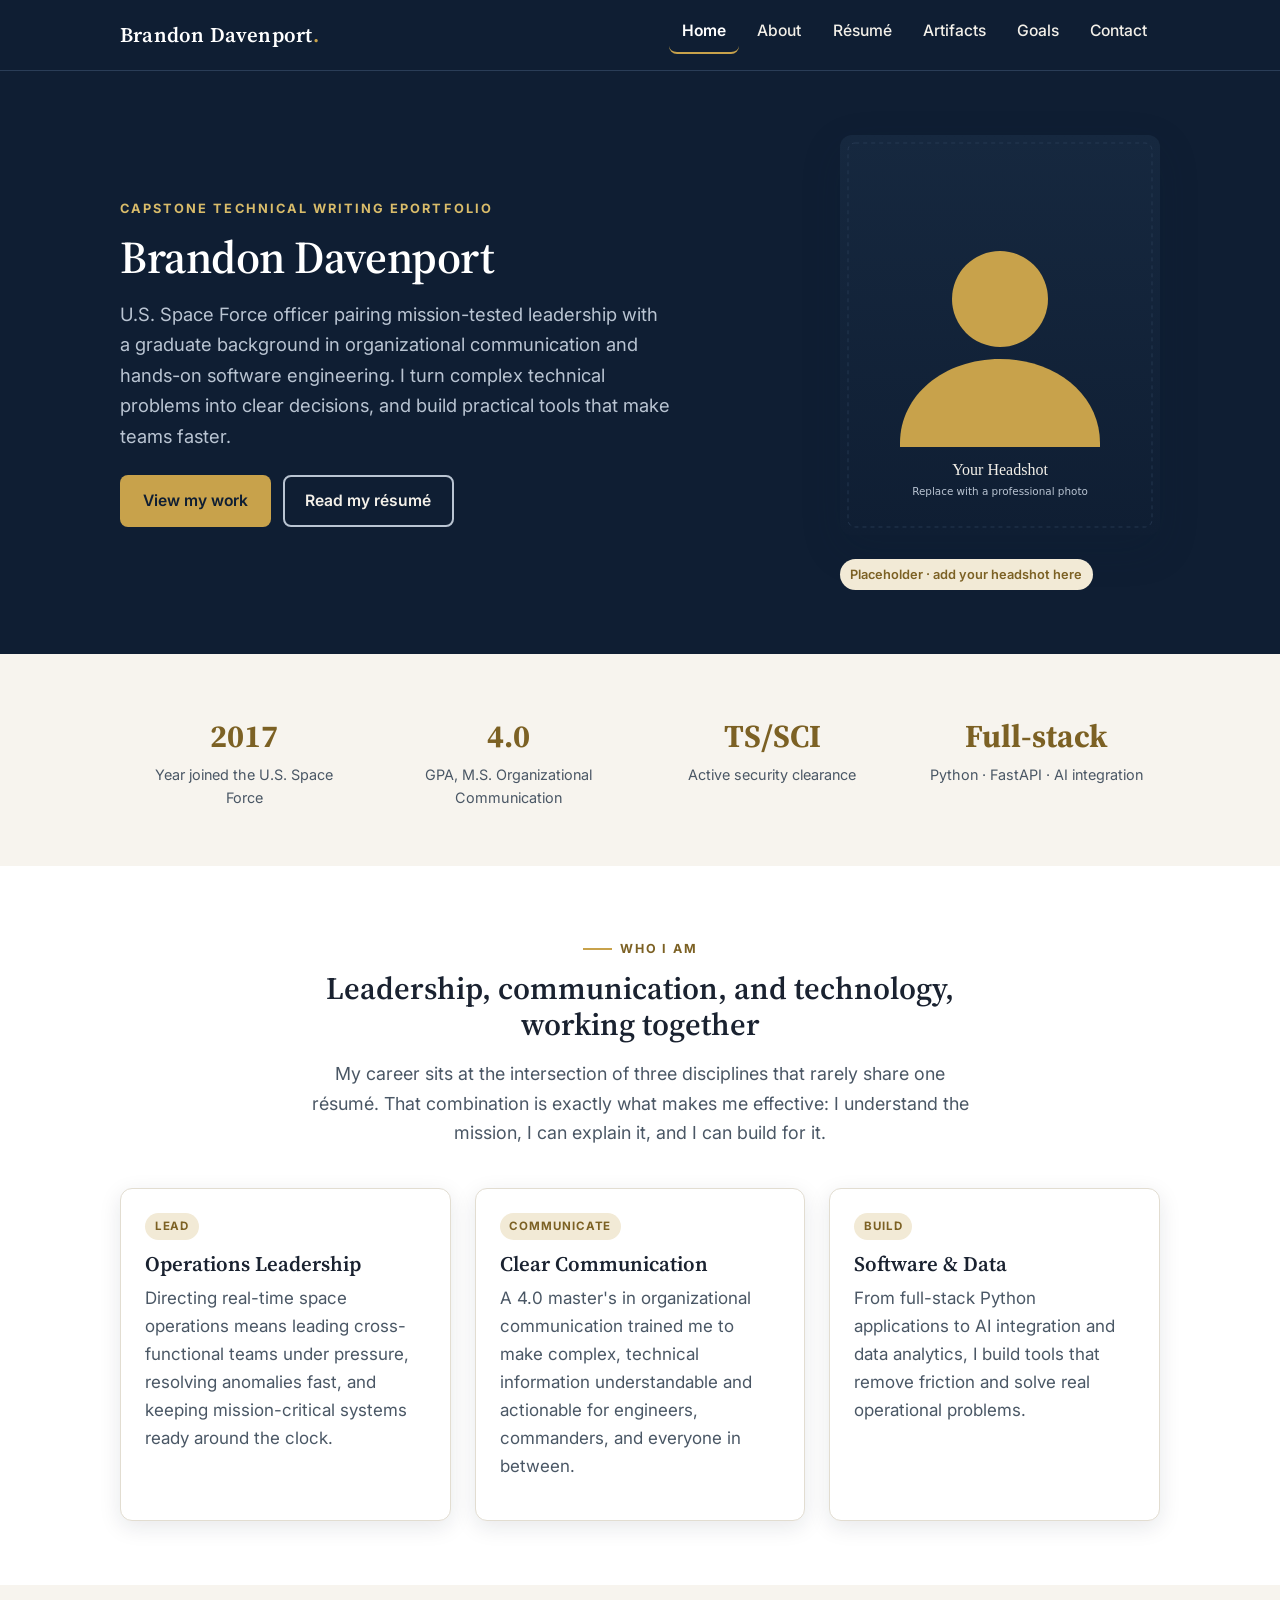
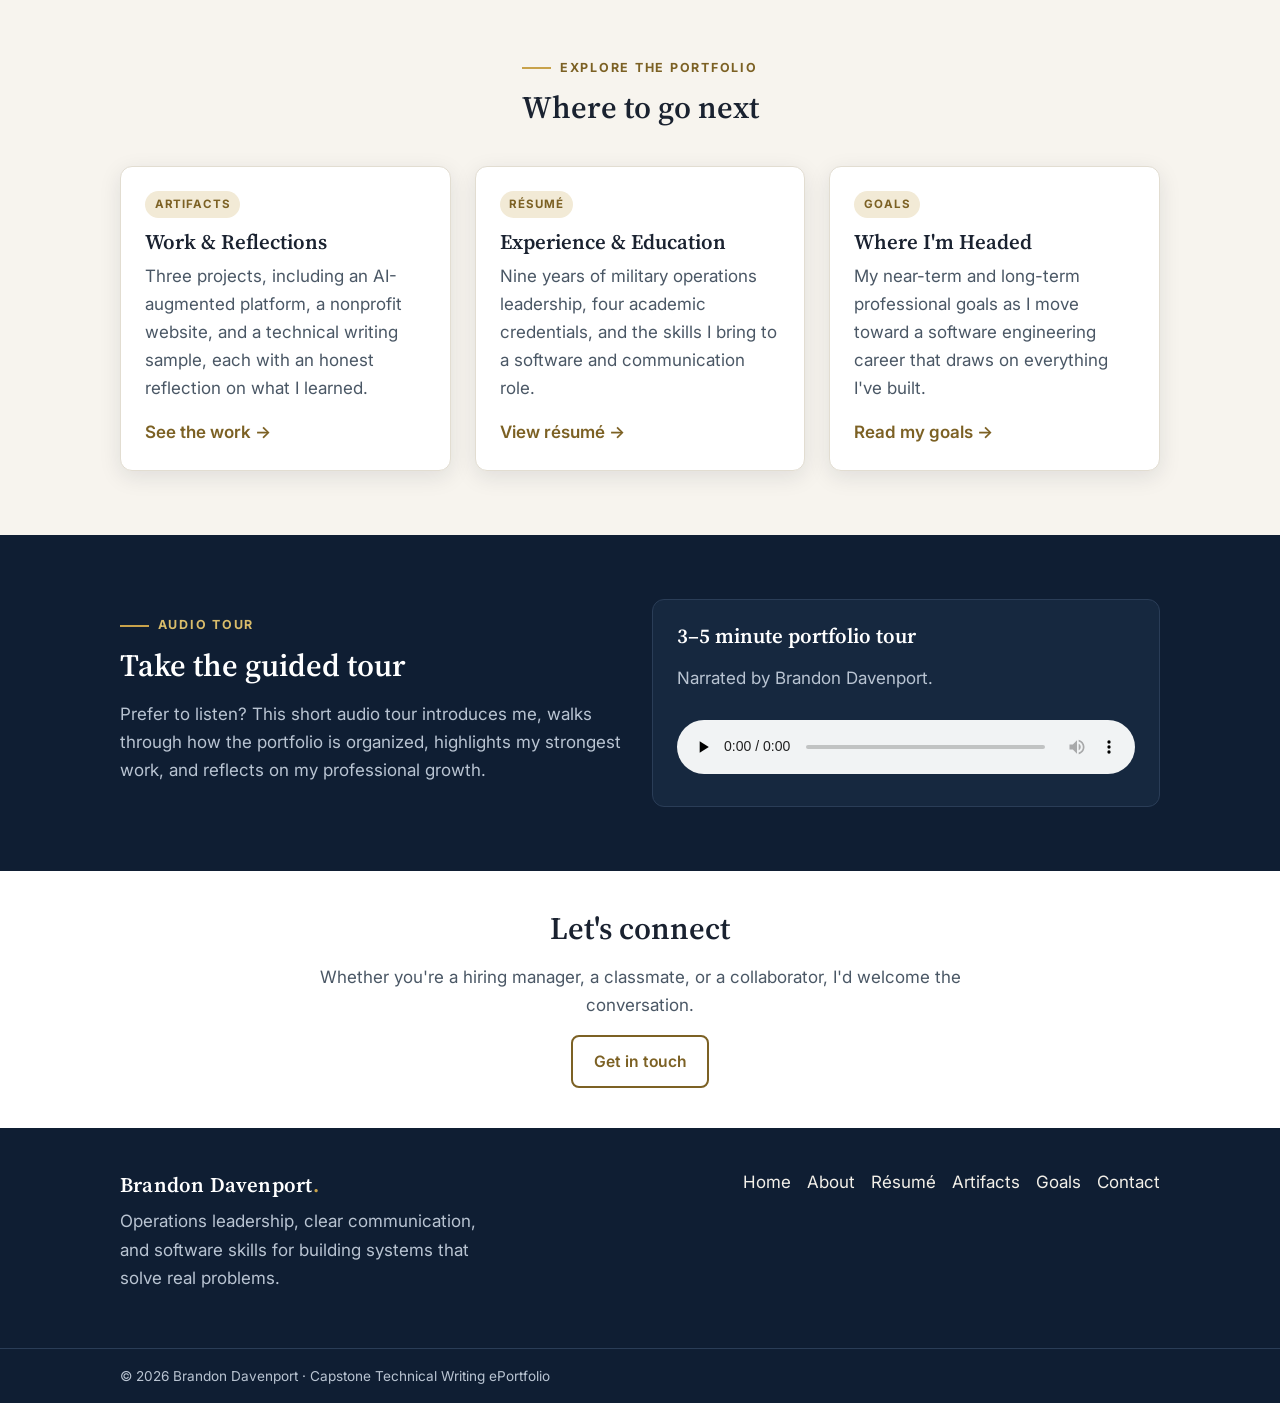
<file: index.html>
<!doctype html>
<html lang="en">
  <head>
    <meta charset="UTF-8" />
    <meta name="viewport" content="width=device-width, initial-scale=1.0" />
    <title>Home | Brandon Davenport ePortfolio</title>
    <meta
      name="description"
      content="The professional ePortfolio of Brandon Davenport, a U.S. Space Force officer, organizational communicator, and software builder. Leadership, clear communication, and technology."
    />
    <link rel="icon" type="image/svg+xml" href="assets/favicon.svg" />
    <link rel="preconnect" href="https://fonts.googleapis.com" />
    <link rel="preconnect" href="https://fonts.gstatic.com" crossorigin />
    <link
      href="https://fonts.googleapis.com/css2?family=Inter:wght@400;500;600;700&family=Source+Serif+4:opsz,wght@8..60,400;8..60,600;8..60,700&display=swap"
      rel="stylesheet"
    />
    <link rel="stylesheet" href="css/styles.css" />
  </head>
  <body>
    <a class="skip-link" href="#main">Skip to content</a>

    <!-- ===== Header / navigation (identical on every page) ===== -->
    <header class="site-header">
      <div class="container header-inner">
        <a href="index.html" class="brand" aria-label="Brandon Davenport home page">
          <span class="brand-name">Brandon Davenport<span class="brand-mark">.</span></span>
        </a>
        <nav class="main-nav" aria-label="Primary">
          <button
            class="nav-toggle"
            id="navToggle"
            aria-expanded="false"
            aria-controls="navMenu"
            aria-label="Open menu"
          >
            <span></span>
          </button>
          <ul class="nav-menu" id="navMenu">
            <li><a href="index.html" aria-current="page">Home</a></li>
            <li><a href="about.html">About</a></li>
            <li><a href="resume.html">Résumé</a></li>
            <li><a href="artifacts.html">Artifacts</a></li>
            <li><a href="goals.html">Goals</a></li>
            <li><a href="contact.html">Contact</a></li>
          </ul>
        </nav>
      </div>
    </header>

    <main id="main">
      <!-- ===== Hero ===== -->
      <section class="hero">
        <div class="container hero-inner">
          <div class="hero-copy">
            <p class="eyebrow">Capstone Technical Writing ePortfolio</p>
            <h1>Brandon Davenport</h1>
            <p class="lead">
              U.S. Space Force officer pairing mission-tested leadership with a
              graduate background in organizational communication and hands-on
              software engineering. I turn complex technical problems into clear
              decisions, and build practical tools that make teams faster.
            </p>
            <div class="hero-actions btn-actions">
              <a href="artifacts.html" class="btn btn-primary">View my work</a>
              <a href="resume.html" class="btn btn-ghost">Read my résumé</a>
            </div>
          </div>
          <figure class="hero-photo">
            <img
              src="assets/placeholder-headshot.svg"
              alt="Professional headshot of Brandon Davenport (placeholder graphic to be replaced with a real photo)"
              width="800"
              height="1000"
            />
            <figcaption>
              <span class="swap-note">Placeholder · add your headshot here</span>
            </figcaption>
          </figure>
        </div>
      </section>

      <!-- ===== Quick facts / stats ===== -->
      <section class="section section--light section--tight">
        <div class="container">
          <div class="stats">
            <div class="stat">
              <div class="num">2017</div>
              <div class="label">Year joined the U.S. Space Force</div>
            </div>
            <div class="stat">
              <div class="num">4.0</div>
              <div class="label">GPA, M.S. Organizational Communication</div>
            </div>
            <div class="stat">
              <div class="num">TS/SCI</div>
              <div class="label">Active security clearance</div>
            </div>
            <div class="stat">
              <div class="num">Full-stack</div>
              <div class="label">Python · FastAPI · AI integration</div>
            </div>
          </div>
        </div>
      </section>

      <!-- ===== Positioning / brand statement ===== -->
      <section class="section section--white">
        <div class="container">
          <div class="section-head center">
            <span class="kicker">Who I Am</span>
            <h2>Leadership, communication, and technology, working together</h2>
            <p class="lead text-muted">
              My career sits at the intersection of three disciplines that rarely
              share one résumé. That combination is exactly what makes me
              effective: I understand the mission, I can explain it, and I can
              build for it.
            </p>
          </div>

          <div class="grid grid-3">
            <article class="card">
              <span class="card-tag">Lead</span>
              <h3>Operations Leadership</h3>
              <p>
                Directing real-time space operations means leading
                cross-functional teams under pressure, resolving anomalies fast,
                and keeping mission-critical systems ready around the clock.
              </p>
            </article>
            <article class="card">
              <span class="card-tag">Communicate</span>
              <h3>Clear Communication</h3>
              <p>
                A 4.0 master's in organizational communication trained me to make
                complex, technical information understandable and actionable for
                engineers, commanders, and everyone in between.
              </p>
            </article>
            <article class="card">
              <span class="card-tag">Build</span>
              <h3>Software &amp; Data</h3>
              <p>
                From full-stack Python applications to AI integration and data
                analytics, I build tools that remove friction and solve real
                operational problems.
              </p>
            </article>
          </div>
        </div>
      </section>

      <!-- ===== Explore cards ===== -->
      <section class="section section--light">
        <div class="container">
          <div class="section-head center">
            <span class="kicker">Explore the Portfolio</span>
            <h2>Where to go next</h2>
          </div>
          <div class="grid grid-3">
            <a class="card" href="artifacts.html">
              <span class="card-tag">Artifacts</span>
              <h3>Work &amp; Reflections</h3>
              <p>
                Three projects, including an AI-augmented platform, a nonprofit
                website, and a technical writing sample, each with an honest
                reflection on what I learned.
              </p>
              <span class="card-link">See the work &rarr;</span>
            </a>
            <a class="card" href="resume.html">
              <span class="card-tag">Résumé</span>
              <h3>Experience &amp; Education</h3>
              <p>
                Nine years of military operations leadership, four academic
                credentials, and the skills I bring to a software and
                communication role.
              </p>
              <span class="card-link">View résumé &rarr;</span>
            </a>
            <a class="card" href="goals.html">
              <span class="card-tag">Goals</span>
              <h3>Where I'm Headed</h3>
              <p>
                My near-term and long-term professional goals as I move toward a
                software engineering career that draws on everything I've built.
              </p>
              <span class="card-link">Read my goals &rarr;</span>
            </a>
          </div>
        </div>
      </section>

      <!-- ===== Audio tour ===== -->
      <section class="section section--dark">
        <div class="container">
          <div class="media media-2">
            <div>
              <span class="kicker">Audio Tour</span>
              <h2>Take the guided tour</h2>
              <p>
                Prefer to listen? This short audio tour introduces me, walks
                through how the portfolio is organized, highlights my strongest
                work, and reflects on my professional growth.
              </p>

            </div>
            <div class="audio-card">
              <h3>3–5 minute portfolio tour</h3>
              <p>Narrated by Brandon Davenport.</p>
              <audio controls preload="none">
                <source src="assets/audio/tour.mp3" type="audio/mpeg" />
                Your browser does not support the audio element. The tour will be
                available as an MP3 in the final version.
              </audio>
            </div>
          </div>
        </div>
      </section>

      <!-- ===== Contact CTA ===== -->
      <section class="section section--white section--tight">
        <div class="container center">
          <h2>Let's connect</h2>
          <p class="prose center text-muted">
            Whether you're a hiring manager, a classmate, or a collaborator, I'd
            welcome the conversation.
          </p>
          <div class="btn-actions" style="justify-content: center">
            <a href="contact.html" class="btn btn-outline">Get in touch</a>
          </div>
        </div>
      </section>
    </main>

    <!-- ===== Footer (identical on every page) ===== -->
    <footer class="site-footer">
      <div class="container footer-inner">
        <div class="footer-brand">
          <span class="brand-name">Brandon Davenport<span class="brand-mark">.</span></span>
          <p class="footer-tagline">
            Operations leadership, clear communication, and software skills for
            building systems that solve real problems.
          </p>
        </div>
        <nav class="footer-nav" aria-label="Footer">
          <ul>
            <li><a href="index.html">Home</a></li>
            <li><a href="about.html">About</a></li>
            <li><a href="resume.html">Résumé</a></li>
            <li><a href="artifacts.html">Artifacts</a></li>
            <li><a href="goals.html">Goals</a></li>
            <li><a href="contact.html">Contact</a></li>
          </ul>
        </nav>
      </div>
      <div class="footer-bar">
        <div class="container">
          <p>&copy; <span id="year"></span> Brandon Davenport · Capstone Technical Writing ePortfolio</p>
        </div>
      </div>
    </footer>

    <script src="js/main.js"></script>
  </body>
</html>
</file>
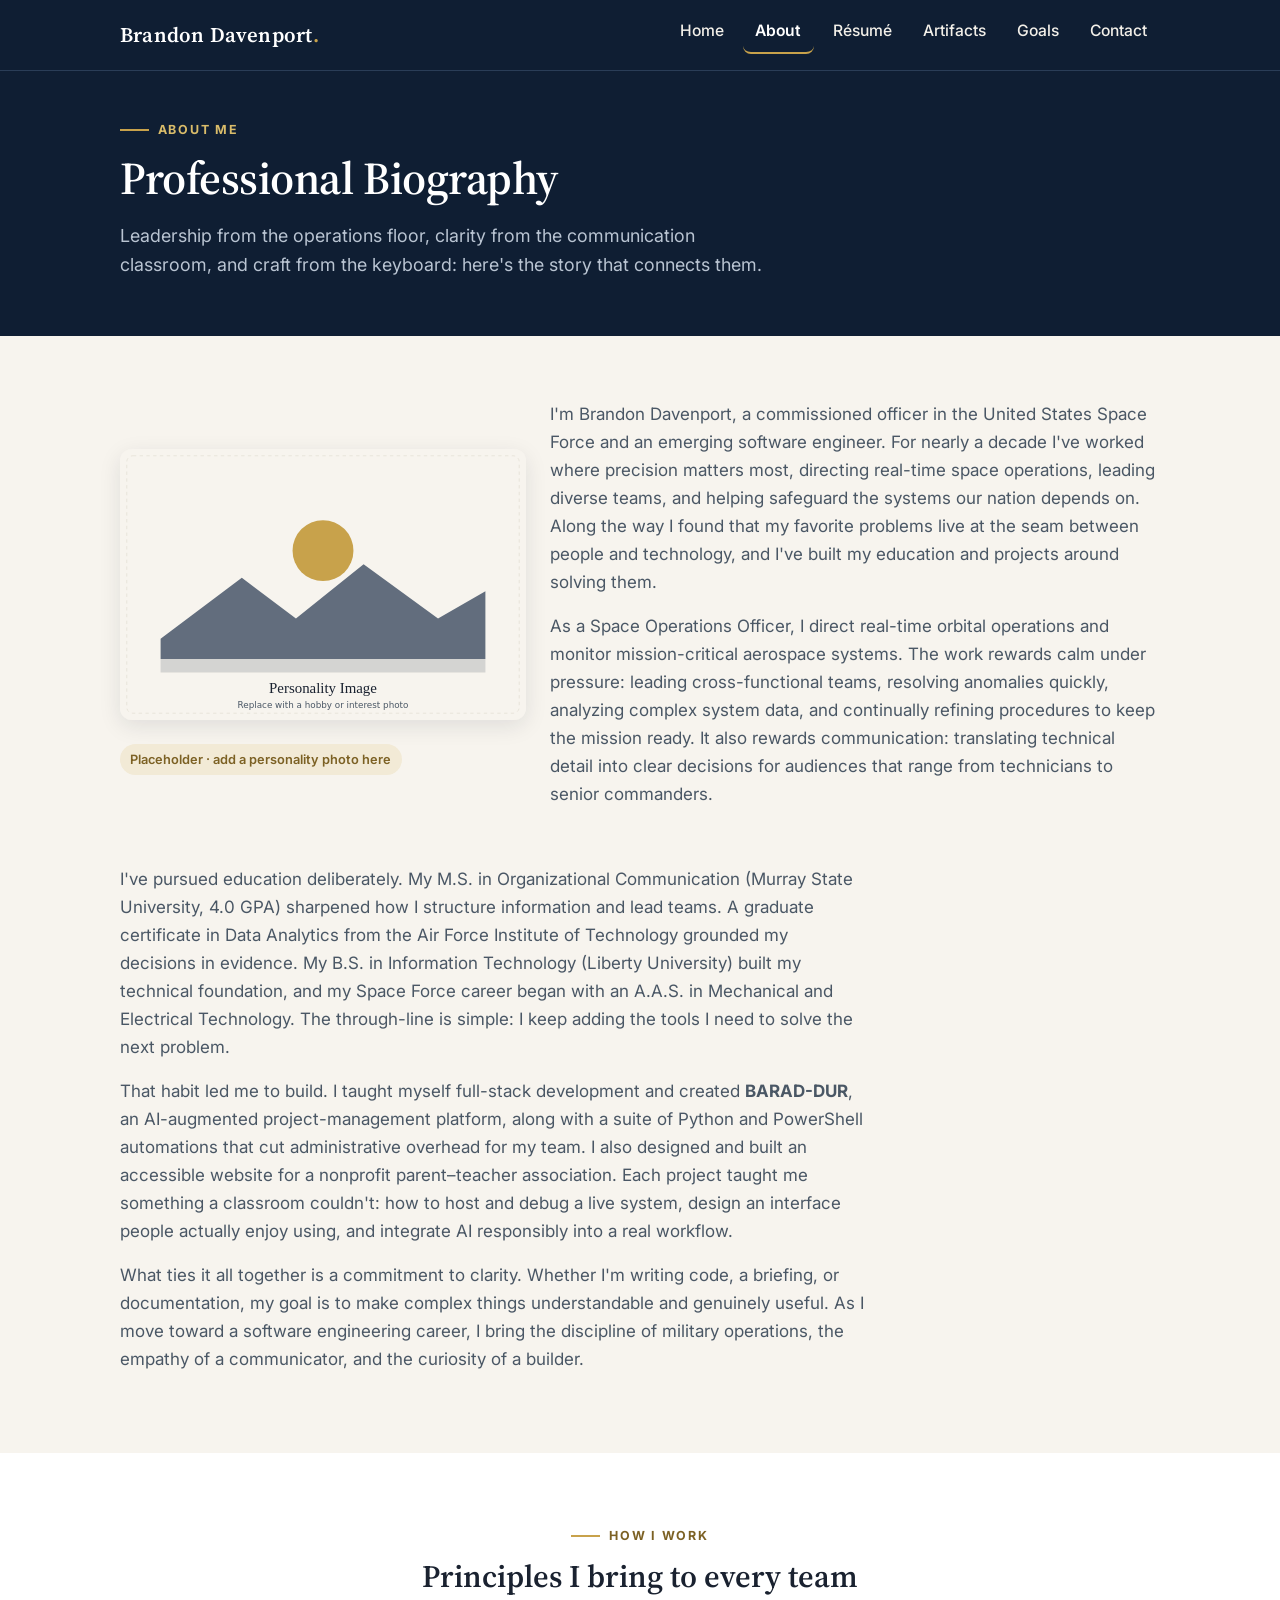
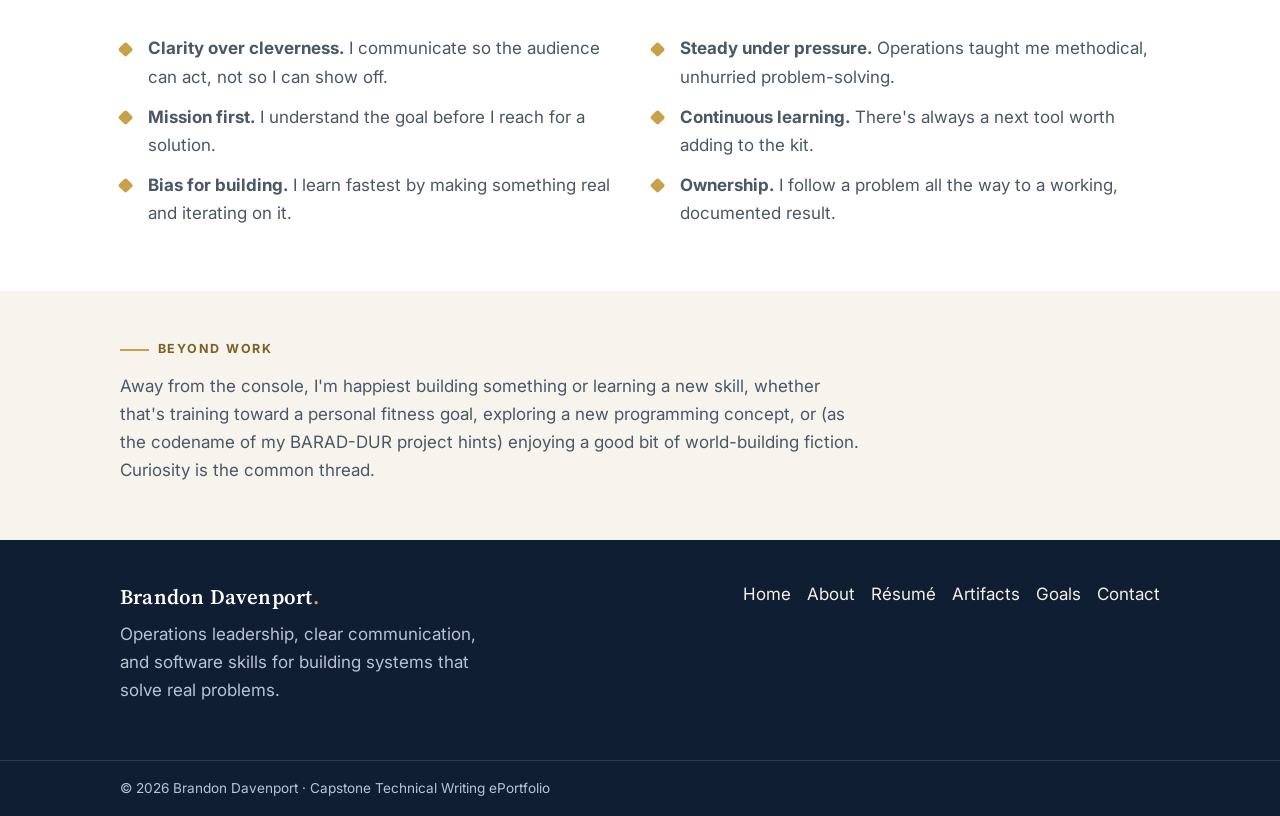
<file: about.html>
<!doctype html>
<html lang="en">
  <head>
    <meta charset="UTF-8" />
    <meta name="viewport" content="width=device-width, initial-scale=1.0" />
    <title>About | Brandon Davenport ePortfolio</title>
    <meta
      name="description"
      content="Professional biography of Brandon Davenport, a U.S. Space Force operations officer, organizational communication graduate, and self-taught software builder."
    />
    <link rel="icon" type="image/svg+xml" href="assets/favicon.svg" />
    <link rel="preconnect" href="https://fonts.googleapis.com" />
    <link rel="preconnect" href="https://fonts.gstatic.com" crossorigin />
    <link
      href="https://fonts.googleapis.com/css2?family=Inter:wght@400;500;600;700&family=Source+Serif+4:opsz,wght@8..60,400;8..60,600;8..60,700&display=swap"
      rel="stylesheet"
    />
    <link rel="stylesheet" href="css/styles.css" />
  </head>
  <body>
    <a class="skip-link" href="#main">Skip to content</a>

    <header class="site-header">
      <div class="container header-inner">
        <a href="index.html" class="brand" aria-label="Brandon Davenport home page">
          <span class="brand-name">Brandon Davenport<span class="brand-mark">.</span></span>
        </a>
        <nav class="main-nav" aria-label="Primary">
          <button
            class="nav-toggle"
            id="navToggle"
            aria-expanded="false"
            aria-controls="navMenu"
            aria-label="Open menu"
          >
            <span></span>
          </button>
          <ul class="nav-menu" id="navMenu">
            <li><a href="index.html">Home</a></li>
            <li><a href="about.html" aria-current="page">About</a></li>
            <li><a href="resume.html">Résumé</a></li>
            <li><a href="artifacts.html">Artifacts</a></li>
            <li><a href="goals.html">Goals</a></li>
            <li><a href="contact.html">Contact</a></li>
          </ul>
        </nav>
      </div>
    </header>

    <main id="main">
      <!-- ===== Page intro ===== -->
      <section class="section section--dark section--tight">
        <div class="container">
          <span class="kicker">About Me</span>
          <h1>Professional Biography</h1>
          <p class="lead" style="color: var(--on-navy-soft); max-width: 60ch">
            Leadership from the operations floor, clarity from the communication
            classroom, and craft from the keyboard: here's the story that
            connects them.
          </p>
        </div>
      </section>

      <!-- ===== Biography ===== -->
      <section class="section section--light">
        <div class="container">
          <div class="media media-portrait">
            <figure>
              <img
                src="assets/placeholder-personality.svg"
                alt="A photo that reflects Brandon Davenport's personality and interests (placeholder graphic to be replaced with a real photo)"
                width="1200"
                height="800"
              />
              <figcaption>
                <span class="swap-note">Placeholder · add a personality photo here</span>
              </figcaption>
            </figure>
            <div class="prose">
              <p>
                I'm Brandon Davenport, a commissioned officer in the United States
                Space Force and an emerging software engineer. For nearly a decade
                I've worked where precision matters most, directing real-time
                space operations, leading diverse teams, and helping safeguard the
                systems our nation depends on. Along the way I found that my
                favorite problems live at the seam between people and technology,
                and I've built my education and projects around solving them.
              </p>
              <p>
                As a Space Operations Officer, I direct real-time orbital
                operations and monitor mission-critical aerospace systems. The
                work rewards calm under pressure: leading cross-functional teams,
                resolving anomalies quickly, analyzing complex system data, and
                continually refining procedures to keep the mission ready. It also
                rewards communication: translating technical detail into clear
                decisions for audiences that range from technicians to senior
                commanders.
              </p>
            </div>
          </div>

          <div class="prose" style="margin-top: var(--sp-xl)">
            <p>
              I've pursued education deliberately. My M.S. in Organizational
              Communication (Murray State University, 4.0 GPA) sharpened how I
              structure information and lead teams. A graduate certificate in Data
              Analytics from the Air Force Institute of Technology grounded my
              decisions in evidence. My B.S. in Information Technology (Liberty
              University) built my technical foundation, and my Space Force career
              began with an A.A.S. in Mechanical and Electrical Technology. The
              through-line is simple: I keep adding the tools I need to solve the
              next problem.
            </p>
            <p>
              That habit led me to build. I taught myself full-stack development
              and created <strong>BARAD-DUR</strong>, an AI-augmented
              project-management platform, along with a suite of Python and
              PowerShell automations that cut administrative overhead for my team.
              I also designed and built an accessible website for a nonprofit
              parent–teacher association. Each project taught me something a
              classroom couldn't: how to host and debug a live system, design an
              interface people actually enjoy using, and integrate AI responsibly
              into a real workflow.
            </p>
            <p>
              What ties it all together is a commitment to clarity. Whether I'm
              writing code, a briefing, or documentation, my goal is to make
              complex things understandable and genuinely useful. As I move toward
              a software engineering career, I bring the discipline of military
              operations, the empathy of a communicator, and the curiosity of a
              builder.
            </p>
          </div>
        </div>
      </section>

      <!-- ===== Values ===== -->
      <section class="section section--white">
        <div class="container">
          <div class="section-head center">
            <span class="kicker">How I Work</span>
            <h2>Principles I bring to every team</h2>
          </div>
          <div class="grid grid-2">
            <ul class="feature-list">
              <li><strong>Clarity over cleverness.</strong> I communicate so the audience can act, not so I can show off.</li>
              <li><strong>Mission first.</strong> I understand the goal before I reach for a solution.</li>
              <li><strong>Bias for building.</strong> I learn fastest by making something real and iterating on it.</li>
            </ul>
            <ul class="feature-list">
              <li><strong>Steady under pressure.</strong> Operations taught me methodical, unhurried problem-solving.</li>
              <li><strong>Continuous learning.</strong> There's always a next tool worth adding to the kit.</li>
              <li><strong>Ownership.</strong> I follow a problem all the way to a working, documented result.</li>
            </ul>
          </div>
        </div>
      </section>

      <!-- ===== Personality note ===== -->
      <!-- EDIT ME: personalize this paragraph with your real hobbies/interests. -->
      <section class="section section--light section--tight">
        <div class="container">
          <div class="prose">
            <span class="kicker">Beyond Work</span>
            <p class="text-muted">
              Away from the console, I'm happiest building something or learning a
              new skill, whether that's training toward a personal fitness goal,
              exploring a new programming concept, or (as the codename of my
              BARAD-DUR project hints) enjoying a good bit of world-building
              fiction. Curiosity is the common thread.
            </p>
          </div>
        </div>
      </section>
    </main>

    <footer class="site-footer">
      <div class="container footer-inner">
        <div class="footer-brand">
          <span class="brand-name">Brandon Davenport<span class="brand-mark">.</span></span>
          <p class="footer-tagline">
            Operations leadership, clear communication, and software skills for
            building systems that solve real problems.
          </p>
        </div>
        <nav class="footer-nav" aria-label="Footer">
          <ul>
            <li><a href="index.html">Home</a></li>
            <li><a href="about.html">About</a></li>
            <li><a href="resume.html">Résumé</a></li>
            <li><a href="artifacts.html">Artifacts</a></li>
            <li><a href="goals.html">Goals</a></li>
            <li><a href="contact.html">Contact</a></li>
          </ul>
        </nav>
      </div>
      <div class="footer-bar">
        <div class="container">
          <p>&copy; <span id="year"></span> Brandon Davenport · Capstone Technical Writing ePortfolio</p>
        </div>
      </div>
    </footer>

    <script src="js/main.js"></script>
  </body>
</html>
</file>
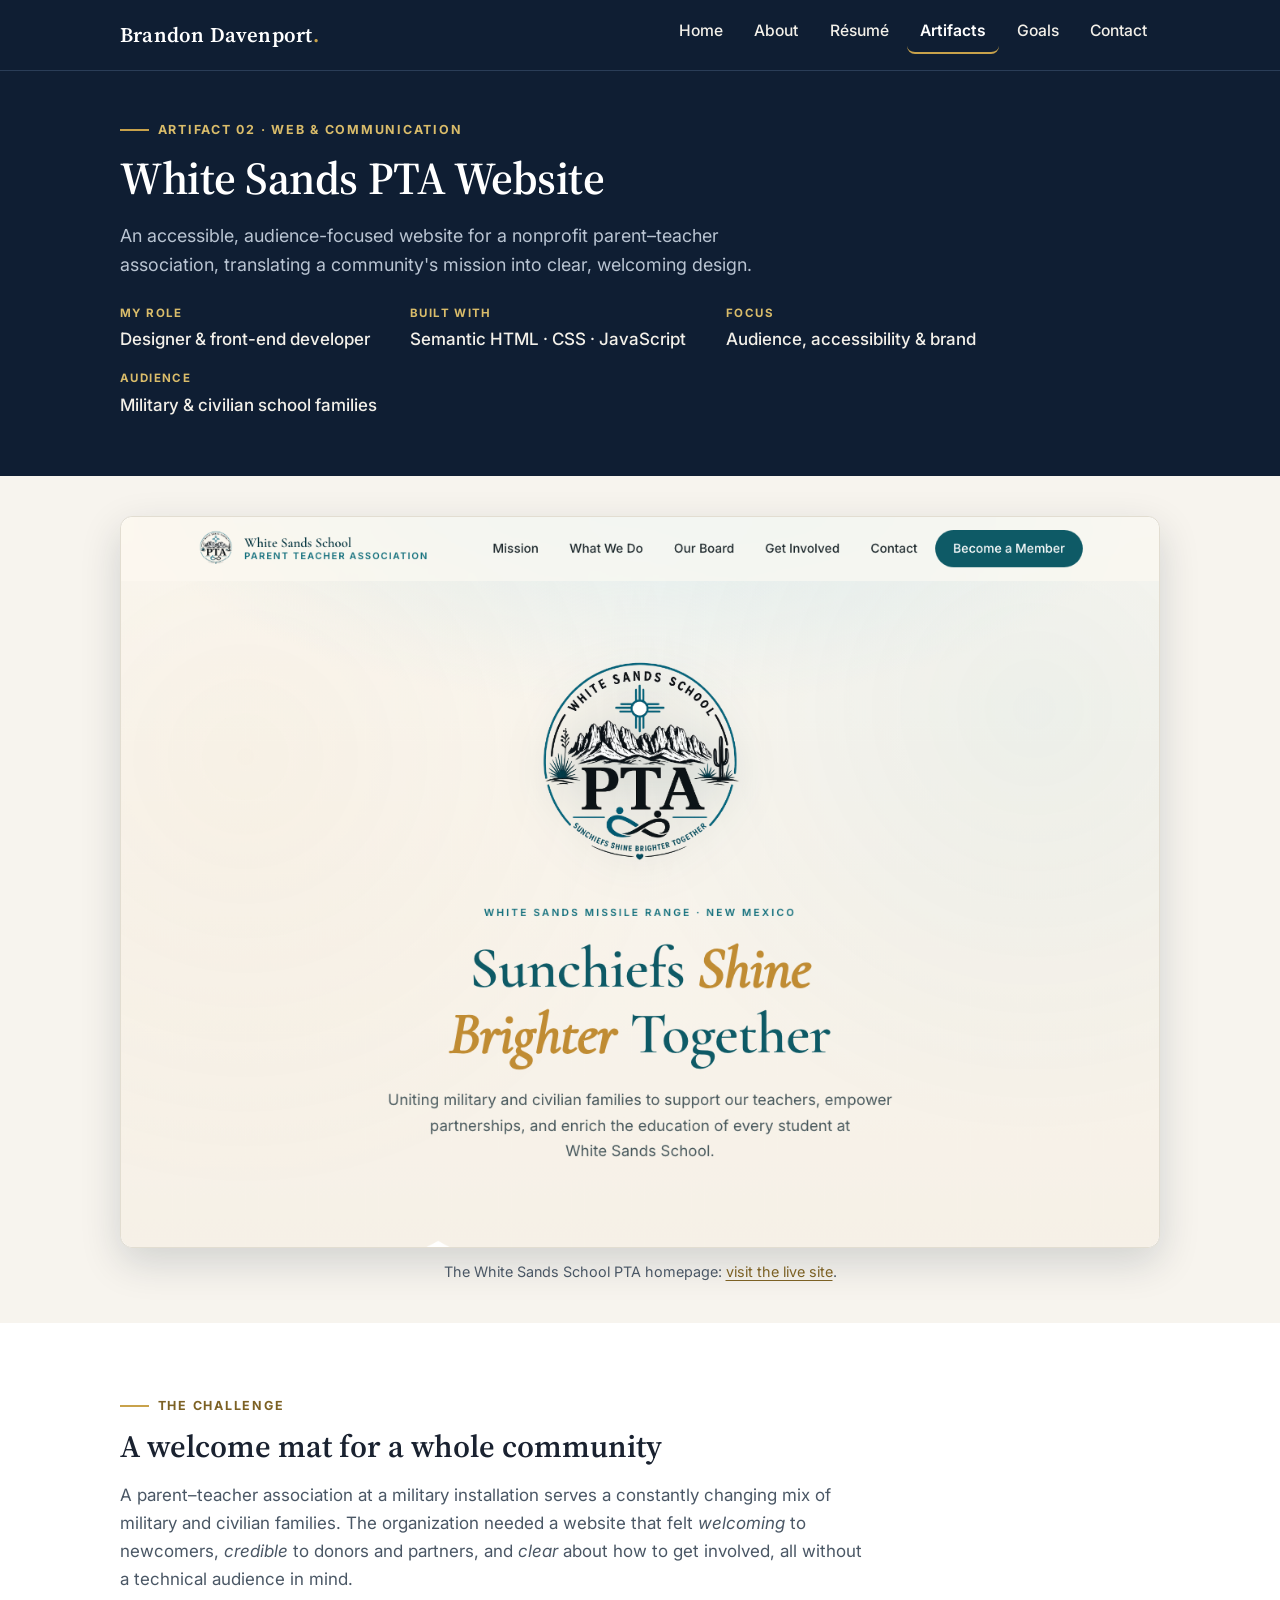
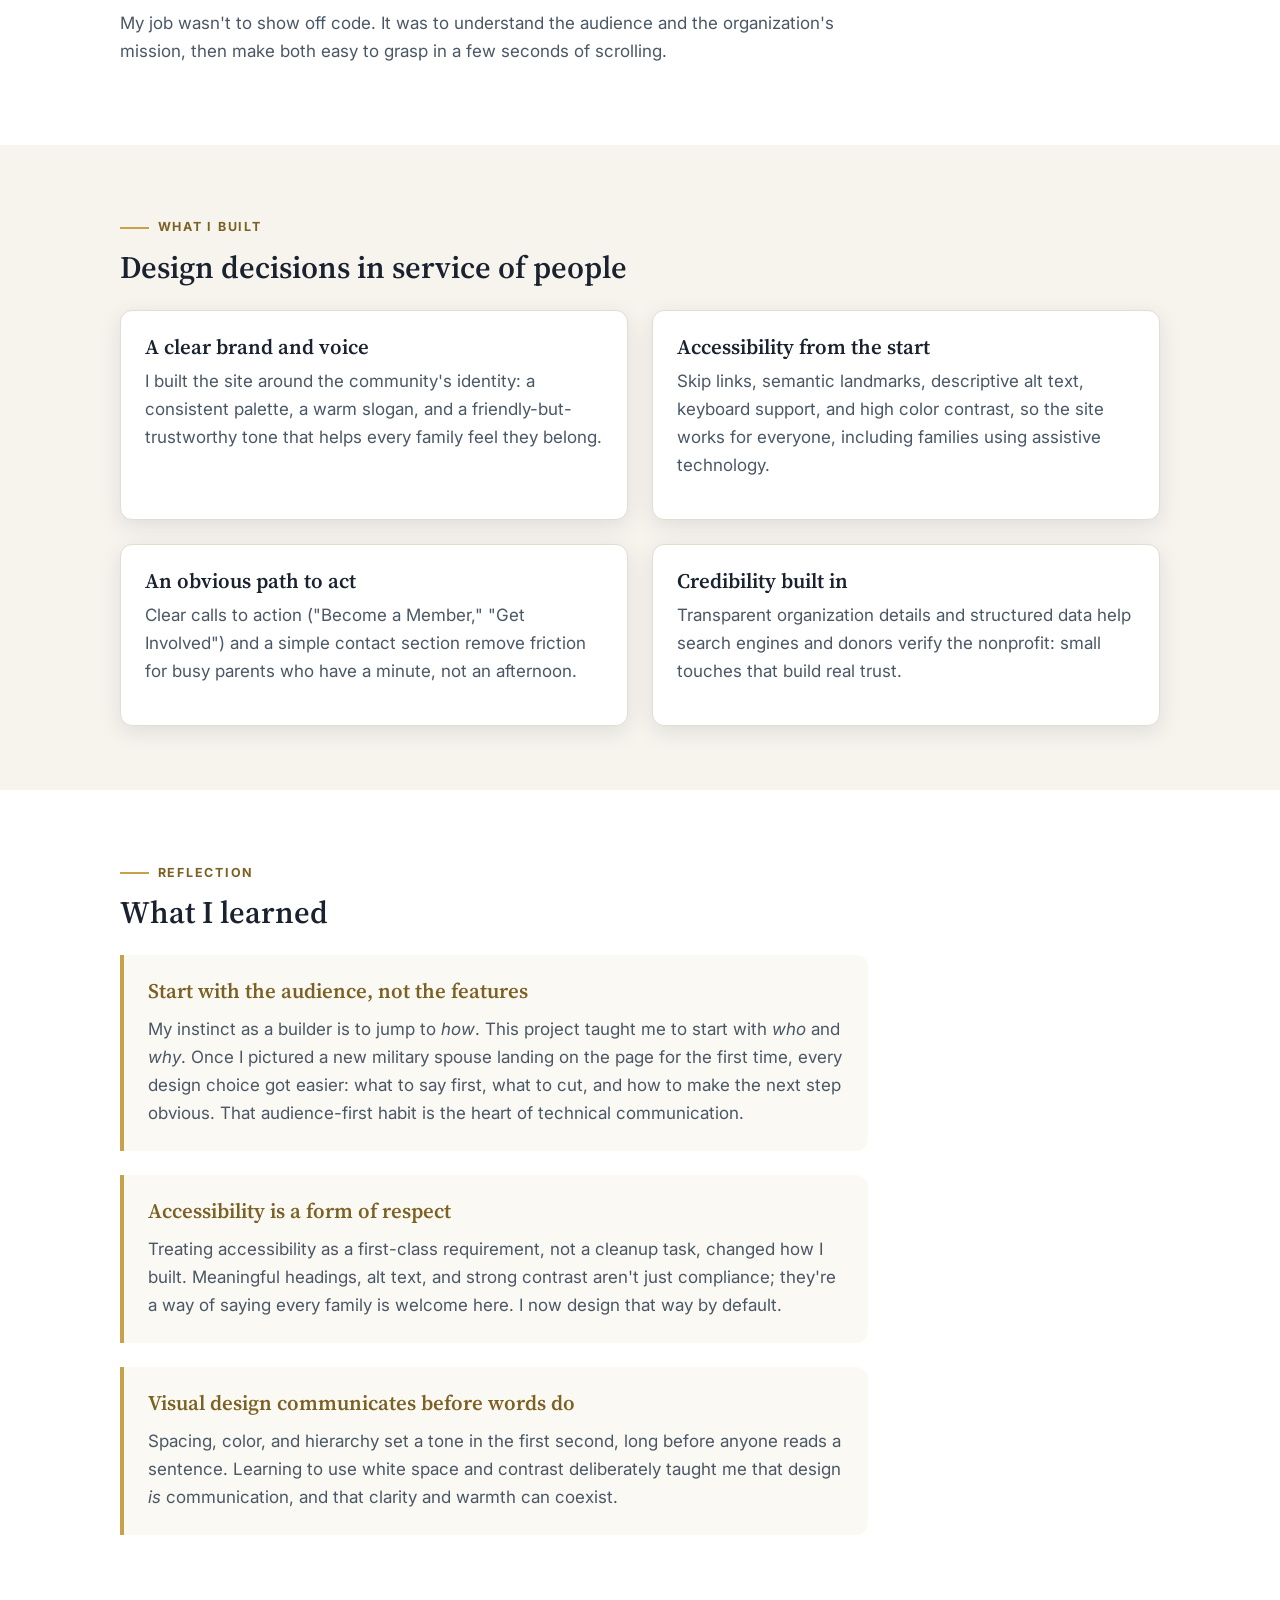
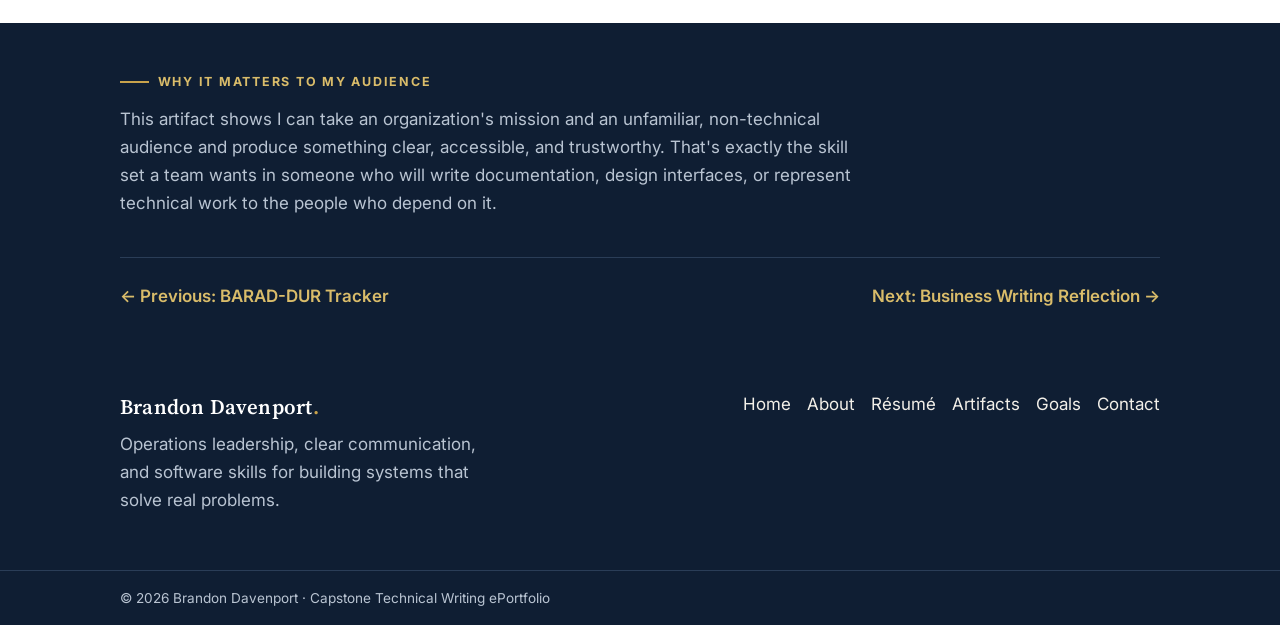
<file: artifact-pta.html>
<!doctype html>
<html lang="en">
  <head>
    <meta charset="UTF-8" />
    <meta name="viewport" content="width=device-width, initial-scale=1.0" />
    <title>White Sands PTA Website | Artifact &amp; Reflection | Brandon Davenport</title>
    <meta
      name="description"
      content="Reflection on the White Sands School PTA website, an accessible, audience-focused nonprofit site designed and built by Brandon Davenport."
    />
    <link rel="icon" type="image/svg+xml" href="assets/favicon.svg" />
    <link rel="preconnect" href="https://fonts.googleapis.com" />
    <link rel="preconnect" href="https://fonts.gstatic.com" crossorigin />
    <link
      href="https://fonts.googleapis.com/css2?family=Inter:wght@400;500;600;700&family=Source+Serif+4:opsz,wght@8..60,400;8..60,600;8..60,700&display=swap"
      rel="stylesheet"
    />
    <link rel="stylesheet" href="css/styles.css" />
  </head>
  <body>
    <a class="skip-link" href="#main">Skip to content</a>

    <header class="site-header">
      <div class="container header-inner">
        <a href="index.html" class="brand" aria-label="Brandon Davenport home page">
          <span class="brand-name">Brandon Davenport<span class="brand-mark">.</span></span>
        </a>
        <nav class="main-nav" aria-label="Primary">
          <button
            class="nav-toggle"
            id="navToggle"
            aria-expanded="false"
            aria-controls="navMenu"
            aria-label="Open menu"
          >
            <span></span>
          </button>
          <ul class="nav-menu" id="navMenu">
            <li><a href="index.html">Home</a></li>
            <li><a href="about.html">About</a></li>
            <li><a href="resume.html">Résumé</a></li>
            <li><a href="artifacts.html" aria-current="page">Artifacts</a></li>
            <li><a href="goals.html">Goals</a></li>
            <li><a href="contact.html">Contact</a></li>
          </ul>
        </nav>
      </div>
    </header>

    <main id="main">
      <!-- ===== Intro ===== -->
      <section class="section section--dark section--tight">
        <div class="container">
          <p class="kicker">Artifact 02 · Web &amp; Communication</p>
          <h1>White Sands PTA Website</h1>
          <p class="lead" style="color: var(--on-navy-soft); max-width: 60ch">
            An accessible, audience-focused website for a nonprofit
            parent–teacher association, translating a community's mission into
            clear, welcoming design.
          </p>
          <dl class="artifact-meta">
            <div>
              <dt>My role</dt>
              <dd>Designer &amp; front-end developer</dd>
            </div>
            <div>
              <dt>Built with</dt>
              <dd>Semantic HTML · CSS · JavaScript</dd>
            </div>
            <div>
              <dt>Focus</dt>
              <dd>Audience, accessibility &amp; brand</dd>
            </div>
            <div>
              <dt>Audience</dt>
              <dd>Military &amp; civilian school families</dd>
            </div>
          </dl>
        </div>
      </section>

      <!-- ===== Screenshot ===== -->
      <section class="section section--light section--tight">
        <div class="container">
          <figure>
            <a
              class="screenshot-frame screenshot-link"
              href="https://www.sunchiefspta.com/"
              target="_blank"
              rel="noopener"
              aria-label="Visit the live White Sands School PTA website at sunchiefspta.com (opens in a new tab)"
            >
              <img
                src="assets/pta-screenshot.png"
                alt="Homepage of the White Sands School PTA website, showing the hero headline 'Sunchiefs Shine Brighter Together' over a deep teal background with a mission statement and calls to action."
                width="1280"
                height="800"
              />
            </a>
            <figcaption style="text-align: center">
              The White Sands School PTA homepage:
              <a href="https://www.sunchiefspta.com/" target="_blank" rel="noopener">visit the live site</a>.
            </figcaption>
          </figure>
        </div>
      </section>

      <!-- ===== Context ===== -->
      <section class="section section--white">
        <div class="container">
          <div class="prose">
            <span class="kicker">The Challenge</span>
            <h2>A welcome mat for a whole community</h2>
            <p>
              A parent–teacher association at a military installation serves a
              constantly changing mix of military and civilian families. The
              organization needed a website that felt <em>welcoming</em> to
              newcomers, <em>credible</em> to donors and partners, and
              <em>clear</em> about how to get involved, all without a technical
              audience in mind.
            </p>
            <p>
              My job wasn't to show off code. It was to understand the audience and
              the organization's mission, then make both easy to grasp in a few
              seconds of scrolling.
            </p>
          </div>
        </div>
      </section>

      <!-- ===== What I built ===== -->
      <section class="section section--light">
        <div class="container">
          <span class="kicker">What I Built</span>
          <h2>Design decisions in service of people</h2>
          <div class="grid grid-2" style="margin-top: var(--sp-lg)">
            <div class="card">
              <h3>A clear brand and voice</h3>
              <p>
                I built the site around the community's identity: a consistent
                palette, a warm slogan, and a friendly-but-trustworthy tone that
                helps every family feel they belong.
              </p>
            </div>
            <div class="card">
              <h3>Accessibility from the start</h3>
              <p>
                Skip links, semantic landmarks, descriptive alt text, keyboard
                support, and high color contrast, so the site works for everyone,
                including families using assistive technology.
              </p>
            </div>
            <div class="card">
              <h3>An obvious path to act</h3>
              <p>
                Clear calls to action ("Become a Member," "Get Involved") and a
                simple contact section remove friction for busy parents who have a
                minute, not an afternoon.
              </p>
            </div>
            <div class="card">
              <h3>Credibility built in</h3>
              <p>
                Transparent organization details and structured data help search
                engines and donors verify the nonprofit: small touches that build
                real trust.
              </p>
            </div>
          </div>
        </div>
      </section>

      <!-- ===== Reflection ===== -->
      <section class="section section--white">
        <div class="container">
          <div class="prose">
            <span class="kicker">Reflection</span>
            <h2>What I learned</h2>
            <div class="reflection">
              <h3>Start with the audience, not the features</h3>
              <p>
                My instinct as a builder is to jump to <em>how</em>. This project
                taught me to start with <em>who</em> and <em>why</em>. Once I
                pictured a new military spouse landing on the page for the first
                time, every design choice got easier: what to say first, what to
                cut, and how to make the next step obvious. That audience-first
                habit is the heart of technical communication.
              </p>
            </div>
            <div class="reflection">
              <h3>Accessibility is a form of respect</h3>
              <p>
                Treating accessibility as a first-class requirement, not a
                cleanup task, changed how I built. Meaningful headings, alt text,
                and strong contrast aren't just compliance; they're a way of
                saying every family is welcome here. I now design that way by
                default.
              </p>
            </div>
            <div class="reflection">
              <h3>Visual design communicates before words do</h3>
              <p>
                Spacing, color, and hierarchy set a tone in the first second, long
                before anyone reads a sentence. Learning to use white space and
                contrast deliberately taught me that design <em>is</em>
                communication, and that clarity and warmth can coexist.
              </p>
            </div>
          </div>
        </div>
      </section>

      <!-- ===== Relevance ===== -->
      <section class="section section--dark section--tight">
        <div class="container">
          <div class="prose">
            <span class="kicker">Why It Matters to My Audience</span>
            <p style="color: var(--on-navy-soft)">
              This artifact shows I can take an organization's mission and an
              unfamiliar, non-technical audience and produce something clear,
              accessible, and trustworthy. That's exactly the skill set a team
              wants in someone who will write documentation, design interfaces, or
              represent technical work to the people who depend on it.
            </p>
          </div>
          <nav class="pager" aria-label="Artifact navigation" style="border-top-color: var(--line-navy)">
            <a class="prev" href="artifact-tracker.html">Previous: BARAD-DUR Tracker</a>
            <a class="next" href="artifact-writing.html">Next: Business Writing Reflection</a>
          </nav>
        </div>
      </section>
    </main>

    <footer class="site-footer">
      <div class="container footer-inner">
        <div class="footer-brand">
          <span class="brand-name">Brandon Davenport<span class="brand-mark">.</span></span>
          <p class="footer-tagline">
            Operations leadership, clear communication, and software skills for
            building systems that solve real problems.
          </p>
        </div>
        <nav class="footer-nav" aria-label="Footer">
          <ul>
            <li><a href="index.html">Home</a></li>
            <li><a href="about.html">About</a></li>
            <li><a href="resume.html">Résumé</a></li>
            <li><a href="artifacts.html">Artifacts</a></li>
            <li><a href="goals.html">Goals</a></li>
            <li><a href="contact.html">Contact</a></li>
          </ul>
        </nav>
      </div>
      <div class="footer-bar">
        <div class="container">
          <p>&copy; <span id="year"></span> Brandon Davenport · Capstone Technical Writing ePortfolio</p>
        </div>
      </div>
    </footer>

    <script src="js/main.js"></script>
  </body>
</html>
</file>
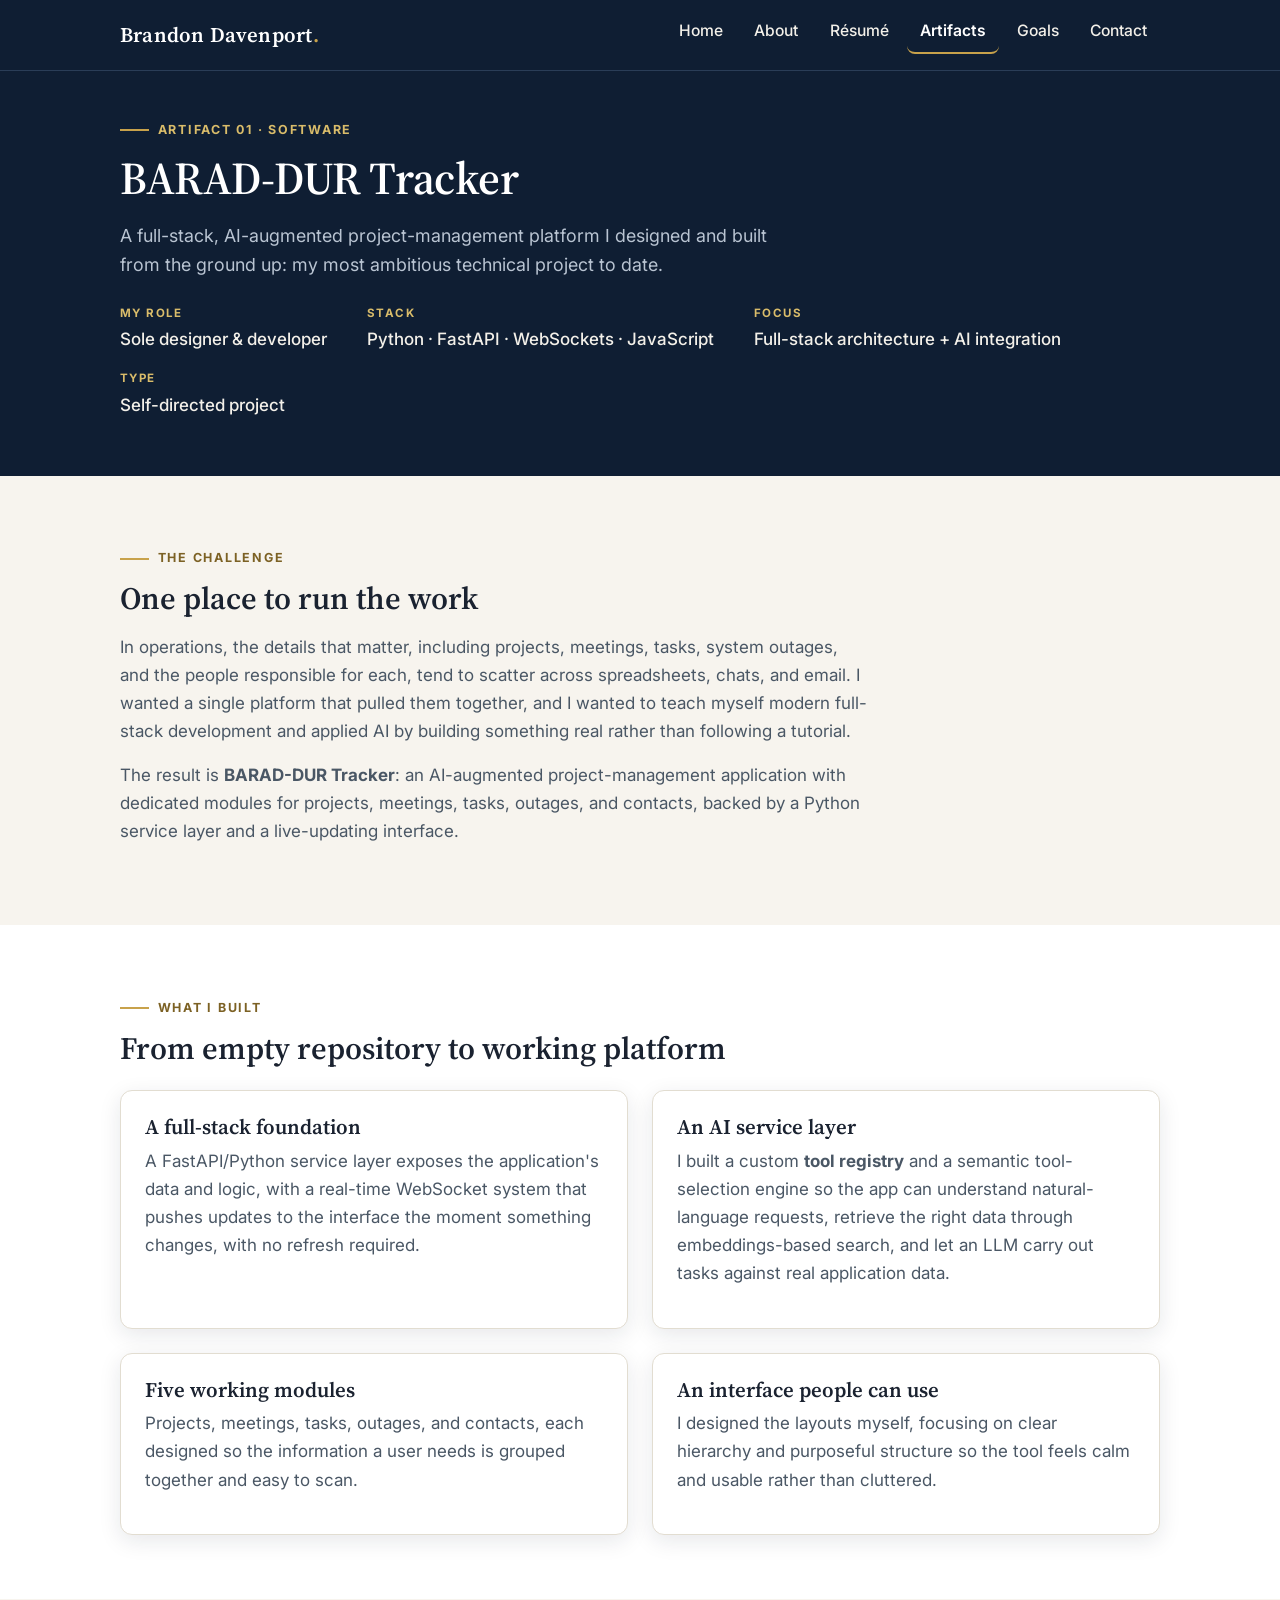
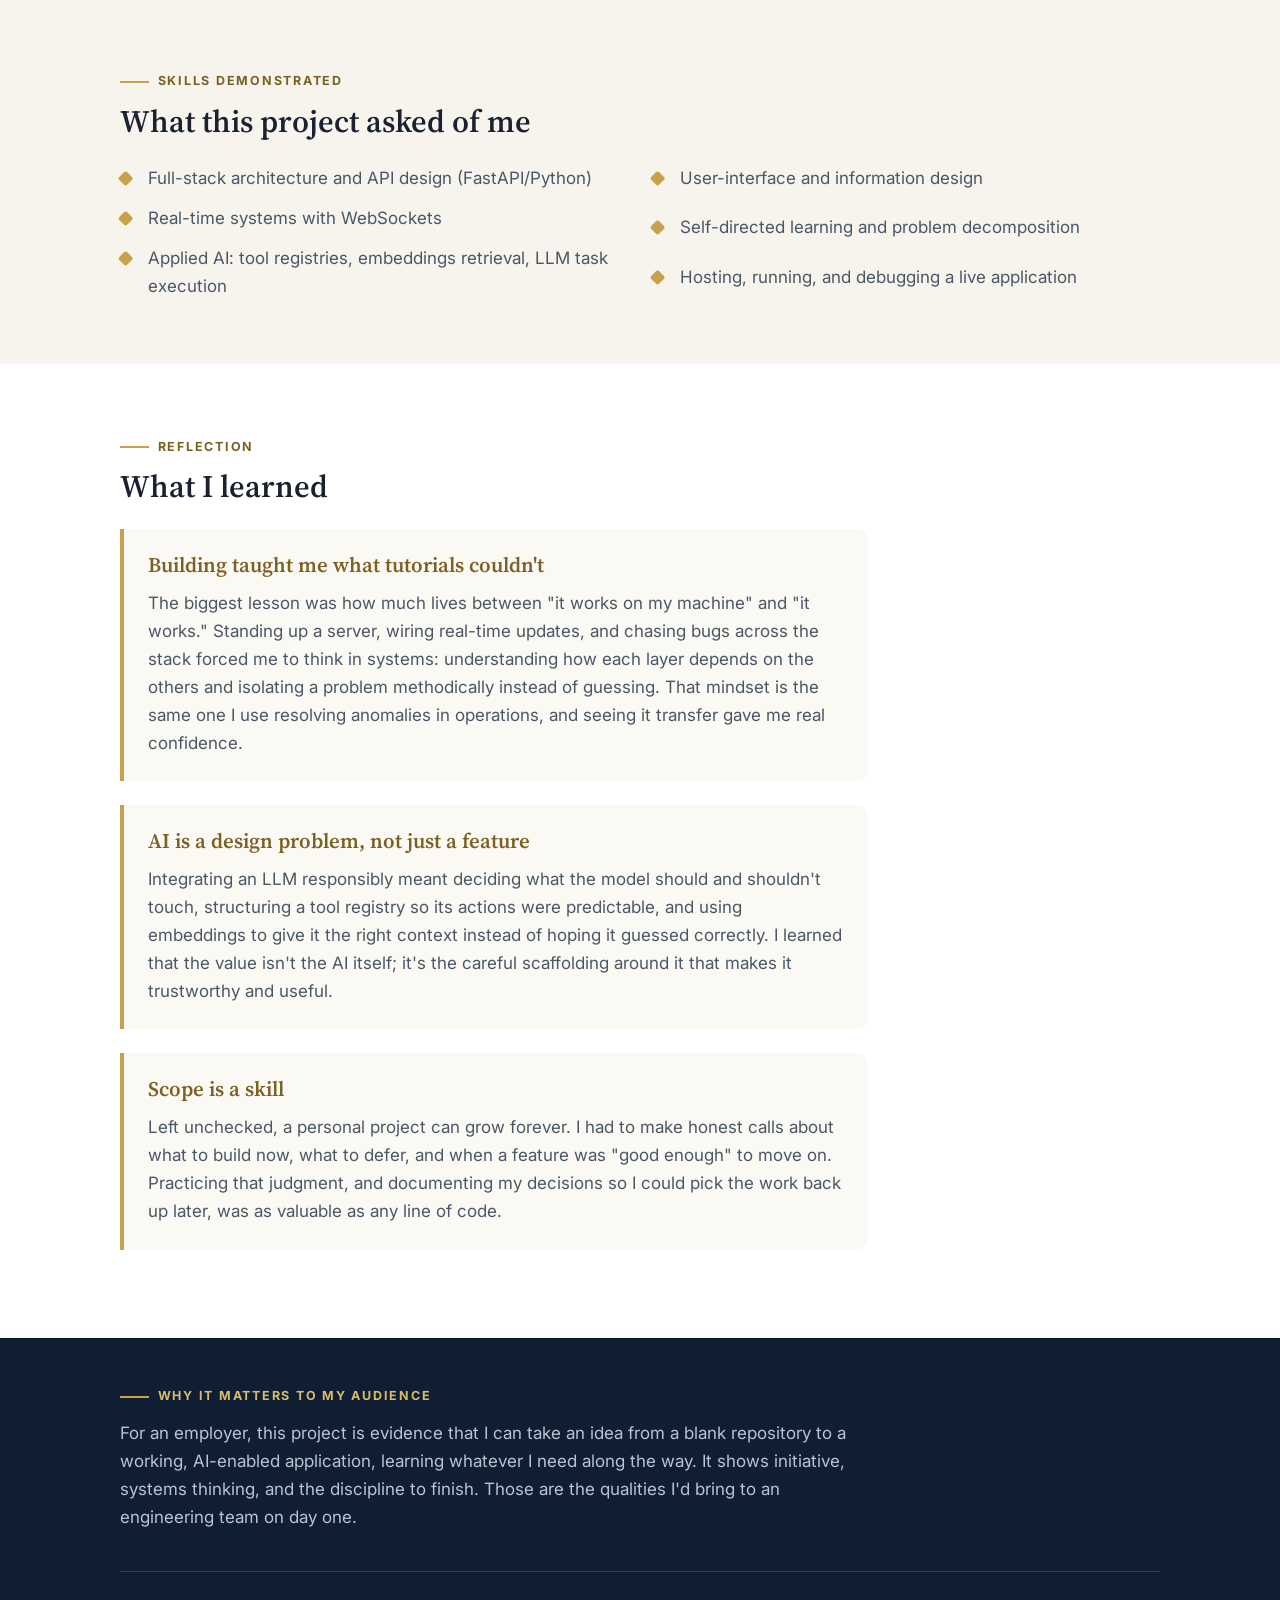
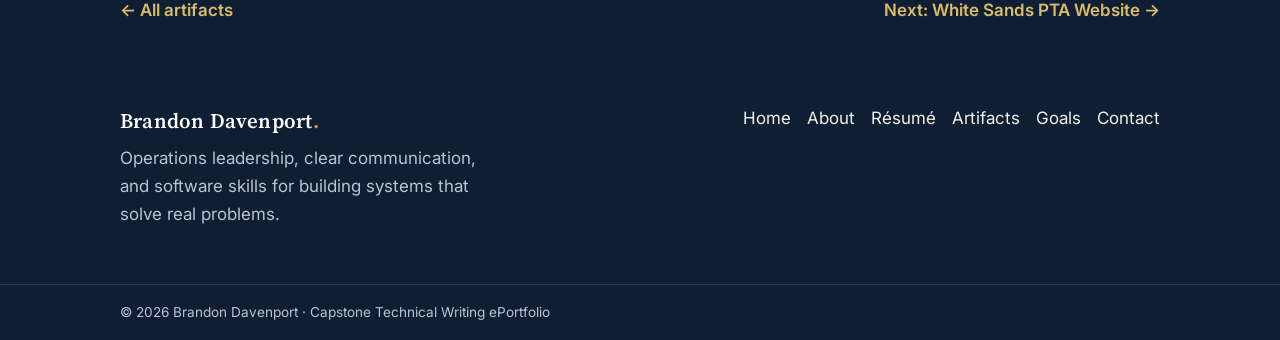
<file: artifact-tracker.html>
<!doctype html>
<html lang="en">
  <head>
    <meta charset="UTF-8" />
    <meta name="viewport" content="width=device-width, initial-scale=1.0" />
    <title>BARAD-DUR Tracker | Artifact &amp; Reflection | Brandon Davenport</title>
    <meta
      name="description"
      content="Reflection on BARAD-DUR Tracker, a full-stack AI-augmented project-management platform built by Brandon Davenport with FastAPI, WebSockets, and an LLM tool registry."
    />
    <link rel="icon" type="image/svg+xml" href="assets/favicon.svg" />
    <link rel="preconnect" href="https://fonts.googleapis.com" />
    <link rel="preconnect" href="https://fonts.gstatic.com" crossorigin />
    <link
      href="https://fonts.googleapis.com/css2?family=Inter:wght@400;500;600;700&family=Source+Serif+4:opsz,wght@8..60,400;8..60,600;8..60,700&display=swap"
      rel="stylesheet"
    />
    <link rel="stylesheet" href="css/styles.css" />
  </head>
  <body>
    <a class="skip-link" href="#main">Skip to content</a>

    <header class="site-header">
      <div class="container header-inner">
        <a href="index.html" class="brand" aria-label="Brandon Davenport home page">
          <span class="brand-name">Brandon Davenport<span class="brand-mark">.</span></span>
        </a>
        <nav class="main-nav" aria-label="Primary">
          <button
            class="nav-toggle"
            id="navToggle"
            aria-expanded="false"
            aria-controls="navMenu"
            aria-label="Open menu"
          >
            <span></span>
          </button>
          <ul class="nav-menu" id="navMenu">
            <li><a href="index.html">Home</a></li>
            <li><a href="about.html">About</a></li>
            <li><a href="resume.html">Résumé</a></li>
            <li><a href="artifacts.html" aria-current="page">Artifacts</a></li>
            <li><a href="goals.html">Goals</a></li>
            <li><a href="contact.html">Contact</a></li>
          </ul>
        </nav>
      </div>
    </header>

    <main id="main">
      <!-- ===== Intro ===== -->
      <section class="section section--dark section--tight">
        <div class="container">
          <p class="kicker">Artifact 01 · Software</p>
          <h1>BARAD-DUR Tracker</h1>
          <p class="lead" style="color: var(--on-navy-soft); max-width: 60ch">
            A full-stack, AI-augmented project-management platform I designed and
            built from the ground up: my most ambitious technical project to date.
          </p>
          <dl class="artifact-meta">
            <div>
              <dt>My role</dt>
              <dd>Sole designer &amp; developer</dd>
            </div>
            <div>
              <dt>Stack</dt>
              <dd>Python · FastAPI · WebSockets · JavaScript</dd>
            </div>
            <div>
              <dt>Focus</dt>
              <dd>Full-stack architecture + AI integration</dd>
            </div>
            <div>
              <dt>Type</dt>
              <dd>Self-directed project</dd>
            </div>
          </dl>
        </div>
      </section>

      <!-- ===== Context ===== -->
      <section class="section section--light">
        <div class="container">
          <div class="prose">
            <span class="kicker">The Challenge</span>
            <h2>One place to run the work</h2>
            <p>
              In operations, the details that matter, including projects, meetings,
              tasks, system outages, and the people responsible for each, tend to
              scatter across spreadsheets, chats, and email. I wanted a single platform
              that pulled them together, and I wanted to teach myself modern
              full-stack development and applied AI by building something real
              rather than following a tutorial.
            </p>
            <p>
              The result is <strong>BARAD-DUR Tracker</strong>: an
              AI-augmented project-management application with dedicated modules
              for projects, meetings, tasks, outages, and contacts, backed by a
              Python service layer and a live-updating interface.
            </p>
          </div>
        </div>
      </section>

      <!-- ===== What I built ===== -->
      <section class="section section--white">
        <div class="container">
          <span class="kicker">What I Built</span>
          <h2>From empty repository to working platform</h2>
          <div class="grid grid-2" style="margin-top: var(--sp-lg)">
            <div class="card">
              <h3>A full-stack foundation</h3>
              <p>
                A FastAPI/Python service layer exposes the application's data and
                logic, with a real-time WebSocket system that pushes updates to the
                interface the moment something changes, with no refresh required.
              </p>
            </div>
            <div class="card">
              <h3>An AI service layer</h3>
              <p>
                I built a custom <strong>tool registry</strong> and a semantic
                tool-selection engine so the app can understand natural-language
                requests, retrieve the right data through embeddings-based search,
                and let an LLM carry out tasks against real application data.
              </p>
            </div>
            <div class="card">
              <h3>Five working modules</h3>
              <p>
                Projects, meetings, tasks, outages, and contacts, each designed so
                the information a user needs is grouped together and easy to scan.
              </p>
            </div>
            <div class="card">
              <h3>An interface people can use</h3>
              <p>
                I designed the layouts myself, focusing on clear hierarchy and
                purposeful structure so the tool feels calm and usable rather than
                cluttered.
              </p>
            </div>
          </div>
        </div>
      </section>

      <!-- ===== Skills ===== -->
      <section class="section section--light">
        <div class="container">
          <span class="kicker">Skills Demonstrated</span>
          <h2>What this project asked of me</h2>
          <div class="grid grid-2" style="margin-top: var(--sp-lg)">
            <ul class="feature-list">
              <li>Full-stack architecture and API design (FastAPI/Python)</li>
              <li>Real-time systems with WebSockets</li>
              <li>Applied AI: tool registries, embeddings retrieval, LLM task execution</li>
            </ul>
            <ul class="feature-list">
              <li>User-interface and information design</li>
              <li>Self-directed learning and problem decomposition</li>
              <li>Hosting, running, and debugging a live application</li>
            </ul>
          </div>
        </div>
      </section>

      <!-- ===== Reflection ===== -->
      <section class="section section--white">
        <div class="container">
          <div class="prose">
            <span class="kicker">Reflection</span>
            <h2>What I learned</h2>
            <div class="reflection">
              <h3>Building taught me what tutorials couldn't</h3>
              <p>
                The biggest lesson was how much lives between "it works on my
                machine" and "it works." Standing up a server, wiring real-time
                updates, and chasing bugs across the stack forced me to think in
                systems: understanding how each layer depends on the others and
                isolating a problem methodically instead of guessing. That
                mindset is the same one I use resolving anomalies in operations,
                and seeing it transfer gave me real confidence.
              </p>
            </div>
            <div class="reflection">
              <h3>AI is a design problem, not just a feature</h3>
              <p>
                Integrating an LLM responsibly meant deciding what the model should
                and shouldn't touch, structuring a tool registry so its actions
                were predictable, and using embeddings to give it the right context
                instead of hoping it guessed correctly. I learned that the value
                isn't the AI itself; it's the careful scaffolding around it that
                makes it trustworthy and useful.
              </p>
            </div>
            <div class="reflection">
              <h3>Scope is a skill</h3>
              <p>
                Left unchecked, a personal project can grow forever. I had to make
                honest calls about what to build now, what to defer, and when a
                feature was "good enough" to move on. Practicing that judgment,
                and documenting my decisions so I could pick the work back up
                later, was as valuable as any line of code.
              </p>
            </div>
          </div>
        </div>
      </section>

      <!-- ===== Relevance ===== -->
      <section class="section section--dark section--tight">
        <div class="container">
          <div class="prose">
            <span class="kicker">Why It Matters to My Audience</span>
            <p style="color: var(--on-navy-soft)">
              For an employer, this project is evidence that I can take an idea from
              a blank repository to a working, AI-enabled application, learning
              whatever I need along the way. It shows initiative, systems thinking,
              and the discipline to finish. Those are the qualities I'd bring to an
              engineering team on day one.
            </p>
          </div>
          <nav class="pager" aria-label="Artifact navigation" style="border-top-color: var(--line-navy)">
            <a class="prev" href="artifacts.html">All artifacts</a>
            <a class="next" href="artifact-pta.html">Next: White Sands PTA Website</a>
          </nav>
        </div>
      </section>
    </main>

    <footer class="site-footer">
      <div class="container footer-inner">
        <div class="footer-brand">
          <span class="brand-name">Brandon Davenport<span class="brand-mark">.</span></span>
          <p class="footer-tagline">
            Operations leadership, clear communication, and software skills for
            building systems that solve real problems.
          </p>
        </div>
        <nav class="footer-nav" aria-label="Footer">
          <ul>
            <li><a href="index.html">Home</a></li>
            <li><a href="about.html">About</a></li>
            <li><a href="resume.html">Résumé</a></li>
            <li><a href="artifacts.html">Artifacts</a></li>
            <li><a href="goals.html">Goals</a></li>
            <li><a href="contact.html">Contact</a></li>
          </ul>
        </nav>
      </div>
      <div class="footer-bar">
        <div class="container">
          <p>&copy; <span id="year"></span> Brandon Davenport · Capstone Technical Writing ePortfolio</p>
        </div>
      </div>
    </footer>

    <script src="js/main.js"></script>
  </body>
</html>
</file>
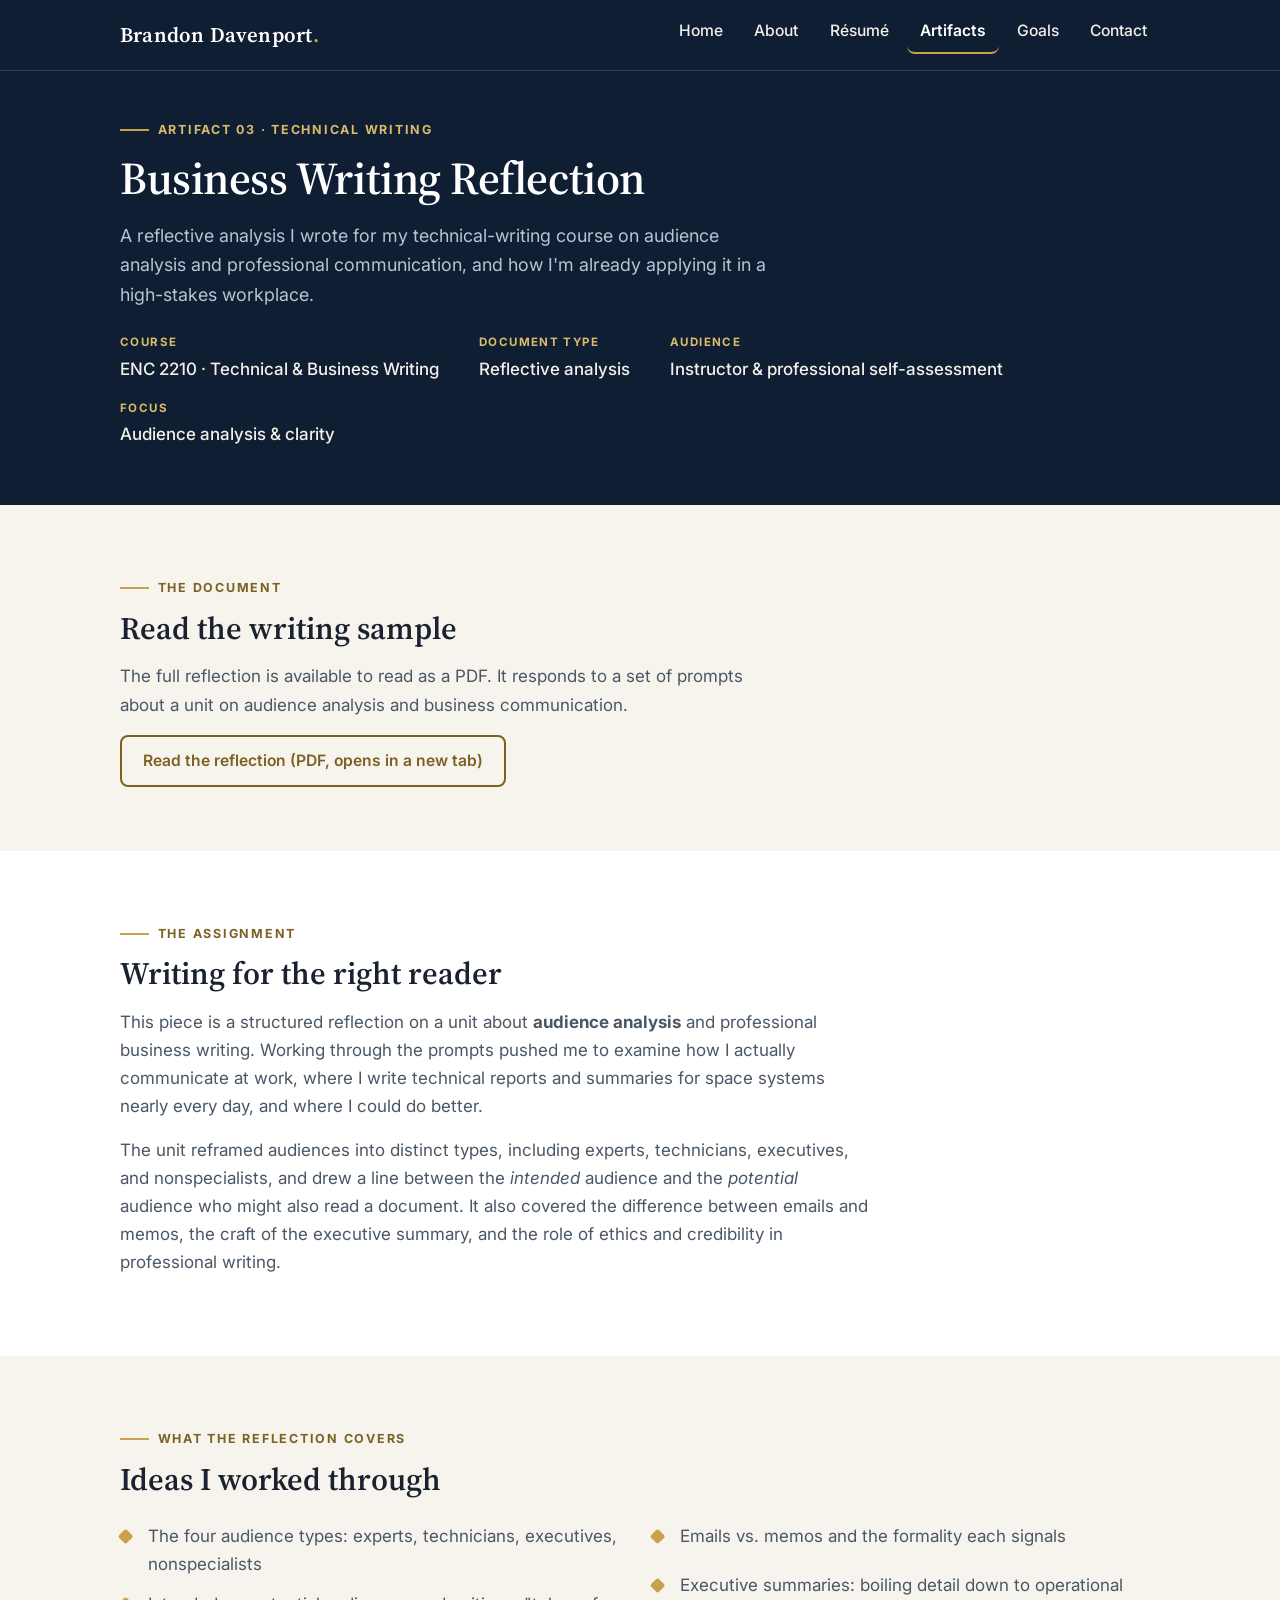
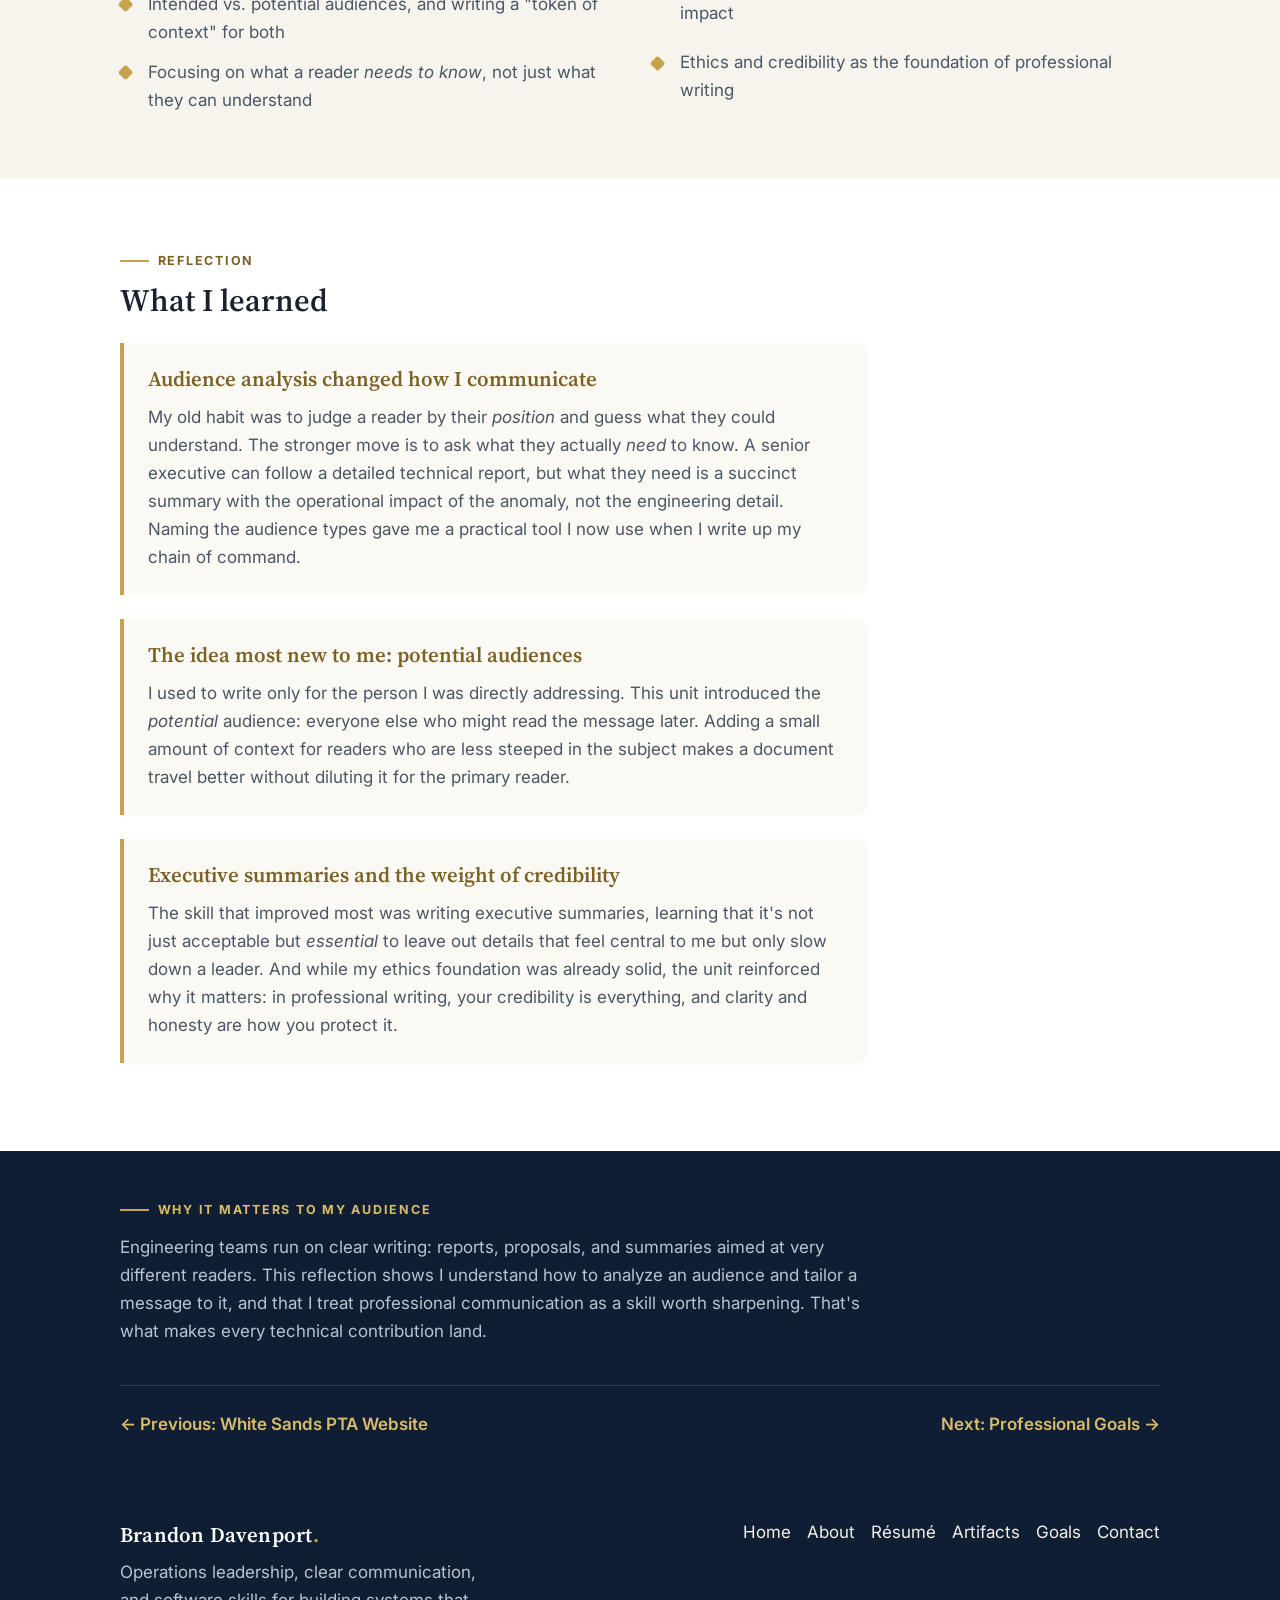
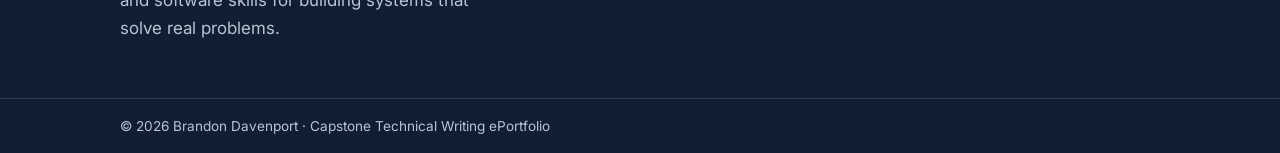
<file: artifact-writing.html>
<!doctype html>
<html lang="en">
  <head>
    <meta charset="UTF-8" />
    <meta name="viewport" content="width=device-width, initial-scale=1.0" />
    <title>Business Writing Reflection | Artifact &amp; Reflection | Brandon Davenport</title>
    <meta
      name="description"
      content="Reflection on a business-writing analysis from Brandon Davenport's ENC 2210 technical writing course, covering audience analysis, executive summaries, and writing ethics."
    />
    <link rel="icon" type="image/svg+xml" href="assets/favicon.svg" />
    <link rel="preconnect" href="https://fonts.googleapis.com" />
    <link rel="preconnect" href="https://fonts.gstatic.com" crossorigin />
    <link
      href="https://fonts.googleapis.com/css2?family=Inter:wght@400;500;600;700&family=Source+Serif+4:opsz,wght@8..60,400;8..60,600;8..60,700&display=swap"
      rel="stylesheet"
    />
    <link rel="stylesheet" href="css/styles.css" />
  </head>
  <body>
    <a class="skip-link" href="#main">Skip to content</a>

    <header class="site-header">
      <div class="container header-inner">
        <a href="index.html" class="brand" aria-label="Brandon Davenport home page">
          <span class="brand-name">Brandon Davenport<span class="brand-mark">.</span></span>
        </a>
        <nav class="main-nav" aria-label="Primary">
          <button
            class="nav-toggle"
            id="navToggle"
            aria-expanded="false"
            aria-controls="navMenu"
            aria-label="Open menu"
          >
            <span></span>
          </button>
          <ul class="nav-menu" id="navMenu">
            <li><a href="index.html">Home</a></li>
            <li><a href="about.html">About</a></li>
            <li><a href="resume.html">Résumé</a></li>
            <li><a href="artifacts.html" aria-current="page">Artifacts</a></li>
            <li><a href="goals.html">Goals</a></li>
            <li><a href="contact.html">Contact</a></li>
          </ul>
        </nav>
      </div>
    </header>

    <main id="main">
      <!-- ===== Intro ===== -->
      <section class="section section--dark section--tight">
        <div class="container">
          <p class="kicker">Artifact 03 · Technical Writing</p>
          <h1>Business Writing Reflection</h1>
          <p class="lead" style="color: var(--on-navy-soft); max-width: 60ch">
            A reflective analysis I wrote for my technical-writing course on
            audience analysis and professional communication, and how I'm already
            applying it in a high-stakes workplace.
          </p>
          <dl class="artifact-meta">
            <div>
              <dt>Course</dt>
              <dd>ENC 2210 · Technical &amp; Business Writing</dd>
            </div>
            <div>
              <dt>Document type</dt>
              <dd>Reflective analysis</dd>
            </div>
            <div>
              <dt>Audience</dt>
              <dd>Instructor &amp; professional self-assessment</dd>
            </div>
            <div>
              <dt>Focus</dt>
              <dd>Audience analysis &amp; clarity</dd>
            </div>
          </dl>
        </div>
      </section>

      <!-- ===== Document ===== -->
      <section class="section section--light">
        <div class="container">
          <span class="kicker">The Document</span>
          <h2>Read the writing sample</h2>
          <p class="text-muted" style="max-width: 60ch">
            The full reflection is available to read as a PDF. It responds to a set
            of prompts about a unit on audience analysis and business communication.
          </p>
          <div class="btn-actions" style="margin-top: var(--sp-md)">
            <a
              class="btn btn-outline"
              href="assets/Davenport_Business_Writing_Reflection.pdf"
              target="_blank"
              rel="noopener"
            >
              Read the reflection (PDF, opens in a new tab)
            </a>
          </div>
        </div>
      </section>

      <!-- ===== Context ===== -->
      <section class="section section--white">
        <div class="container">
          <div class="prose">
            <span class="kicker">The Assignment</span>
            <h2>Writing for the right reader</h2>
            <p>
              This piece is a structured reflection on a unit about
              <strong>audience analysis</strong> and professional business writing.
              Working through the prompts pushed me to examine how I actually
              communicate at work, where I write technical reports and summaries
              for space systems nearly every day, and where I could do better.
            </p>
            <p>
              The unit reframed audiences into distinct types, including experts,
              technicians, executives, and nonspecialists, and drew a line between
              the <em>intended</em> audience and the <em>potential</em> audience who
              might also read a document. It also covered the difference between
              emails and memos, the craft of the executive summary, and the role of
              ethics and credibility in professional writing.
            </p>
          </div>
        </div>
      </section>

      <!-- ===== Key concepts ===== -->
      <section class="section section--light">
        <div class="container">
          <span class="kicker">What the Reflection Covers</span>
          <h2>Ideas I worked through</h2>
          <div class="grid grid-2" style="margin-top: var(--sp-lg)">
            <ul class="feature-list">
              <li>The four audience types: experts, technicians, executives, nonspecialists</li>
              <li>Intended vs. potential audiences, and writing a "token of context" for both</li>
              <li>Focusing on what a reader <em>needs to know</em>, not just what they can understand</li>
            </ul>
            <ul class="feature-list">
              <li>Emails vs. memos and the formality each signals</li>
              <li>Executive summaries: boiling detail down to operational impact</li>
              <li>Ethics and credibility as the foundation of professional writing</li>
            </ul>
          </div>
        </div>
      </section>

      <!-- ===== Reflection ===== -->
      <section class="section section--white">
        <div class="container">
          <div class="prose">
            <span class="kicker">Reflection</span>
            <h2>What I learned</h2>
            <div class="reflection">
              <h3>Audience analysis changed how I communicate</h3>
              <p>
                My old habit was to judge a reader by their <em>position</em> and
                guess what they could understand. The stronger move is to ask what
                they actually <em>need</em> to know. A senior executive can follow a
                detailed technical report, but what they need is a succinct summary
                with the operational impact of the anomaly, not the engineering
                detail. Naming the audience types gave me a practical tool I now use
                when I write up my chain of command.
              </p>
            </div>
            <div class="reflection">
              <h3>The idea most new to me: potential audiences</h3>
              <p>
                I used to write only for the person I was directly addressing. This
                unit introduced the <em>potential</em> audience: everyone else who
                might read the message later. Adding a small amount of context for
                readers who are less steeped in the subject makes a document
                travel better without diluting it for the primary reader.
              </p>
            </div>
            <div class="reflection">
              <h3>Executive summaries and the weight of credibility</h3>
              <p>
                The skill that improved most was writing executive summaries,
                learning that it's not just acceptable but <em>essential</em> to
                leave out details that feel central to me but only slow down a
                leader. And while my ethics foundation was already solid, the unit
                reinforced why it matters: in professional writing, your credibility
                is everything, and clarity and honesty are how you protect it.
              </p>
            </div>
          </div>
        </div>
      </section>

      <!-- ===== Relevance ===== -->
      <section class="section section--dark section--tight">
        <div class="container">
          <div class="prose">
            <span class="kicker">Why It Matters to My Audience</span>
            <p style="color: var(--on-navy-soft)">
              Engineering teams run on clear writing: reports, proposals, and
              summaries aimed at very different readers. This reflection shows I
              understand how to analyze an audience and tailor a message to it, and
              that I treat professional communication as a skill worth sharpening.
              That's what makes every technical contribution land.
            </p>
          </div>
          <nav class="pager" aria-label="Artifact navigation" style="border-top-color: var(--line-navy)">
            <a class="prev" href="artifact-pta.html">Previous: White Sands PTA Website</a>
            <a class="next" href="goals.html">Next: Professional Goals</a>
          </nav>
        </div>
      </section>
    </main>

    <footer class="site-footer">
      <div class="container footer-inner">
        <div class="footer-brand">
          <span class="brand-name">Brandon Davenport<span class="brand-mark">.</span></span>
          <p class="footer-tagline">
            Operations leadership, clear communication, and software skills for
            building systems that solve real problems.
          </p>
        </div>
        <nav class="footer-nav" aria-label="Footer">
          <ul>
            <li><a href="index.html">Home</a></li>
            <li><a href="about.html">About</a></li>
            <li><a href="resume.html">Résumé</a></li>
            <li><a href="artifacts.html">Artifacts</a></li>
            <li><a href="goals.html">Goals</a></li>
            <li><a href="contact.html">Contact</a></li>
          </ul>
        </nav>
      </div>
      <div class="footer-bar">
        <div class="container">
          <p>&copy; <span id="year"></span> Brandon Davenport · Capstone Technical Writing ePortfolio</p>
        </div>
      </div>
    </footer>

    <script src="js/main.js"></script>
  </body>
</html>
</file>
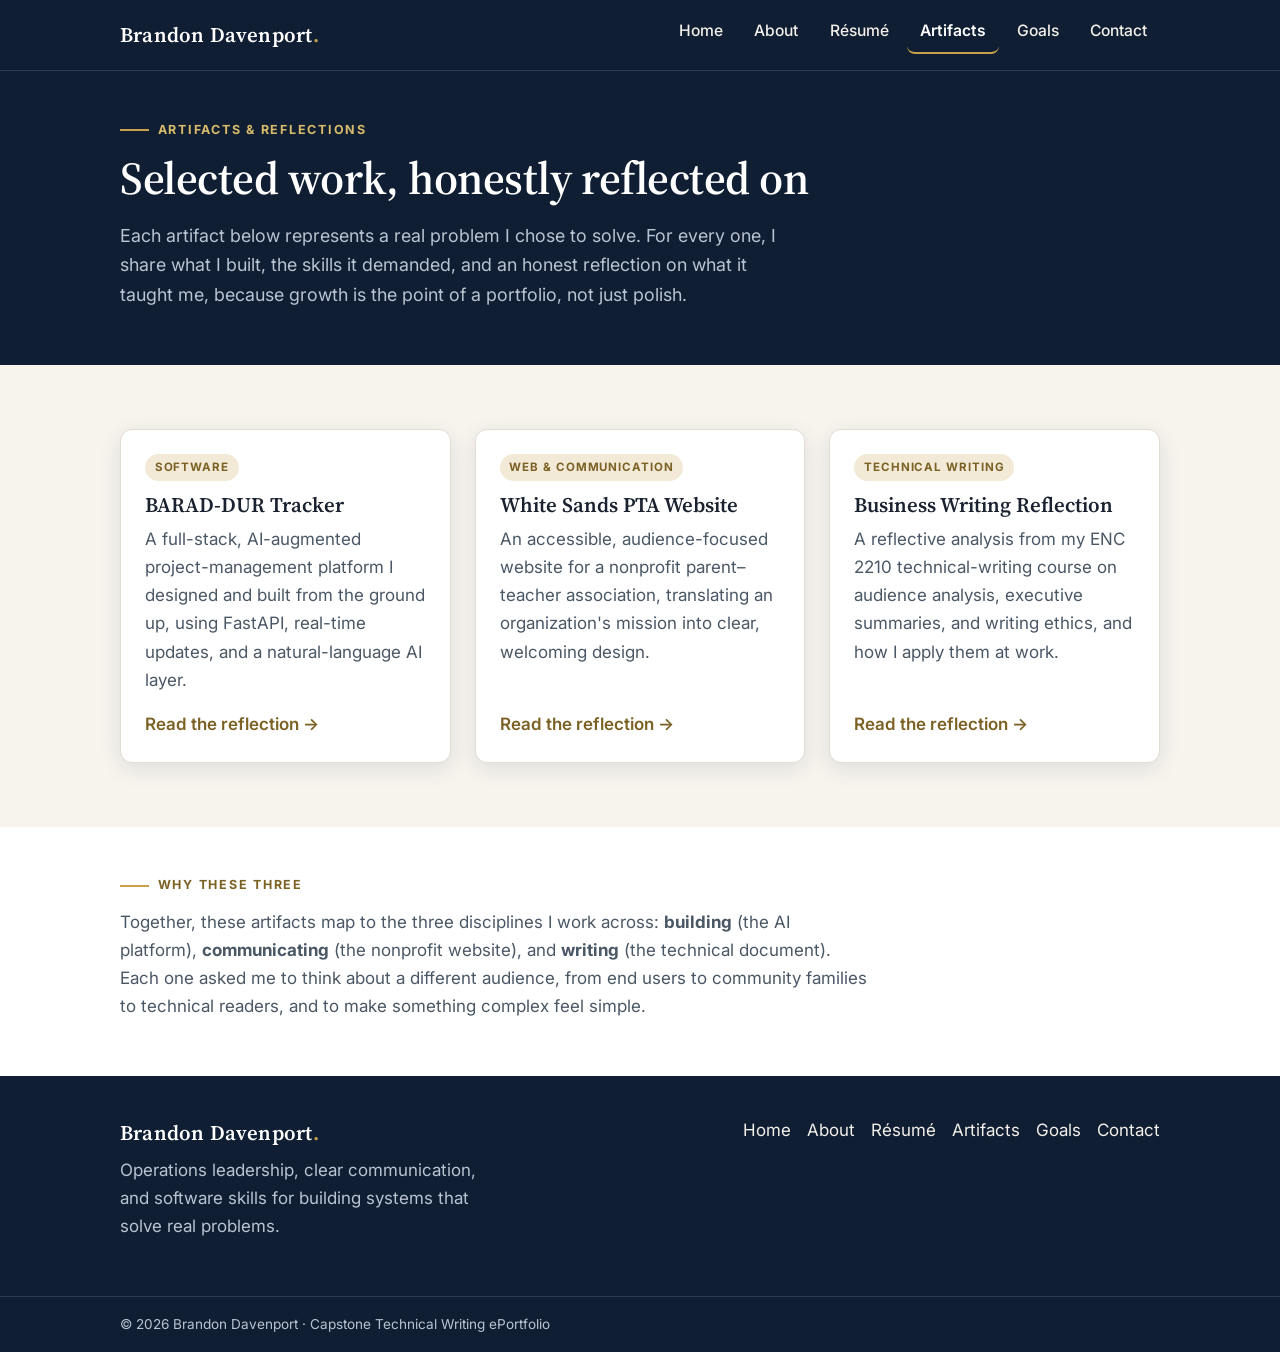
<file: artifacts.html>
<!doctype html>
<html lang="en">
  <head>
    <meta charset="UTF-8" />
    <meta name="viewport" content="width=device-width, initial-scale=1.0" />
    <title>Artifacts &amp; Reflections | Brandon Davenport ePortfolio</title>
    <meta
      name="description"
      content="Three artifacts with reflections from Brandon Davenport: the BARAD-DUR AI project-management platform, the White Sands PTA website, and a technical writing sample."
    />
    <link rel="icon" type="image/svg+xml" href="assets/favicon.svg" />
    <link rel="preconnect" href="https://fonts.googleapis.com" />
    <link rel="preconnect" href="https://fonts.gstatic.com" crossorigin />
    <link
      href="https://fonts.googleapis.com/css2?family=Inter:wght@400;500;600;700&family=Source+Serif+4:opsz,wght@8..60,400;8..60,600;8..60,700&display=swap"
      rel="stylesheet"
    />
    <link rel="stylesheet" href="css/styles.css" />
  </head>
  <body>
    <a class="skip-link" href="#main">Skip to content</a>

    <header class="site-header">
      <div class="container header-inner">
        <a href="index.html" class="brand" aria-label="Brandon Davenport home page">
          <span class="brand-name">Brandon Davenport<span class="brand-mark">.</span></span>
        </a>
        <nav class="main-nav" aria-label="Primary">
          <button
            class="nav-toggle"
            id="navToggle"
            aria-expanded="false"
            aria-controls="navMenu"
            aria-label="Open menu"
          >
            <span></span>
          </button>
          <ul class="nav-menu" id="navMenu">
            <li><a href="index.html">Home</a></li>
            <li><a href="about.html">About</a></li>
            <li><a href="resume.html">Résumé</a></li>
            <li><a href="artifacts.html" aria-current="page">Artifacts</a></li>
            <li><a href="goals.html">Goals</a></li>
            <li><a href="contact.html">Contact</a></li>
          </ul>
        </nav>
      </div>
    </header>

    <main id="main">
      <!-- ===== Page intro ===== -->
      <section class="section section--dark section--tight">
        <div class="container">
          <span class="kicker">Artifacts &amp; Reflections</span>
          <h1>Selected work, honestly reflected on</h1>
          <p class="lead" style="color: var(--on-navy-soft); max-width: 62ch">
            Each artifact below represents a real problem I chose to solve. For
            every one, I share what I built, the skills it demanded, and an honest
            reflection on what it taught me, because growth is the point of a
            portfolio, not just polish.
          </p>
        </div>
      </section>

      <!-- ===== Artifact cards ===== -->
      <section class="section section--light">
        <div class="container">
          <div class="grid grid-3">
            <a class="card" href="artifact-tracker.html">
              <span class="card-tag">Software</span>
              <h3>BARAD-DUR Tracker</h3>
              <p>
                A full-stack, AI-augmented project-management platform I designed
                and built from the ground up, using FastAPI, real-time updates,
                and a natural-language AI layer.
              </p>
              <span class="card-link">Read the reflection &rarr;</span>
            </a>
            <a class="card" href="artifact-pta.html">
              <span class="card-tag">Web &amp; Communication</span>
              <h3>White Sands PTA Website</h3>
              <p>
                An accessible, audience-focused website for a nonprofit
                parent–teacher association, translating an organization's mission
                into clear, welcoming design.
              </p>
              <span class="card-link">Read the reflection &rarr;</span>
            </a>
            <a class="card" href="artifact-writing.html">
              <span class="card-tag">Technical Writing</span>
              <h3>Business Writing Reflection</h3>
              <p>
                A reflective analysis from my ENC 2210 technical-writing course on
                audience analysis, executive summaries, and writing ethics, and
                how I apply them at work.
              </p>
              <span class="card-link">Read the reflection &rarr;</span>
            </a>
          </div>
        </div>
      </section>

      <!-- ===== Why these ===== -->
      <section class="section section--white section--tight">
        <div class="container">
          <div class="prose">
            <span class="kicker">Why These Three</span>
            <p>
              Together, these artifacts map to the three disciplines I work
              across: <strong>building</strong> (the AI platform),
              <strong>communicating</strong> (the nonprofit website), and
              <strong>writing</strong> (the technical document). Each one asked me
              to think about a different audience, from end users to community
              families to technical readers, and to make something complex feel
              simple.
            </p>
          </div>
        </div>
      </section>
    </main>

    <footer class="site-footer">
      <div class="container footer-inner">
        <div class="footer-brand">
          <span class="brand-name">Brandon Davenport<span class="brand-mark">.</span></span>
          <p class="footer-tagline">
            Operations leadership, clear communication, and software skills for
            building systems that solve real problems.
          </p>
        </div>
        <nav class="footer-nav" aria-label="Footer">
          <ul>
            <li><a href="index.html">Home</a></li>
            <li><a href="about.html">About</a></li>
            <li><a href="resume.html">Résumé</a></li>
            <li><a href="artifacts.html">Artifacts</a></li>
            <li><a href="goals.html">Goals</a></li>
            <li><a href="contact.html">Contact</a></li>
          </ul>
        </nav>
      </div>
      <div class="footer-bar">
        <div class="container">
          <p>&copy; <span id="year"></span> Brandon Davenport · Capstone Technical Writing ePortfolio</p>
        </div>
      </div>
    </footer>

    <script src="js/main.js"></script>
  </body>
</html>
</file>
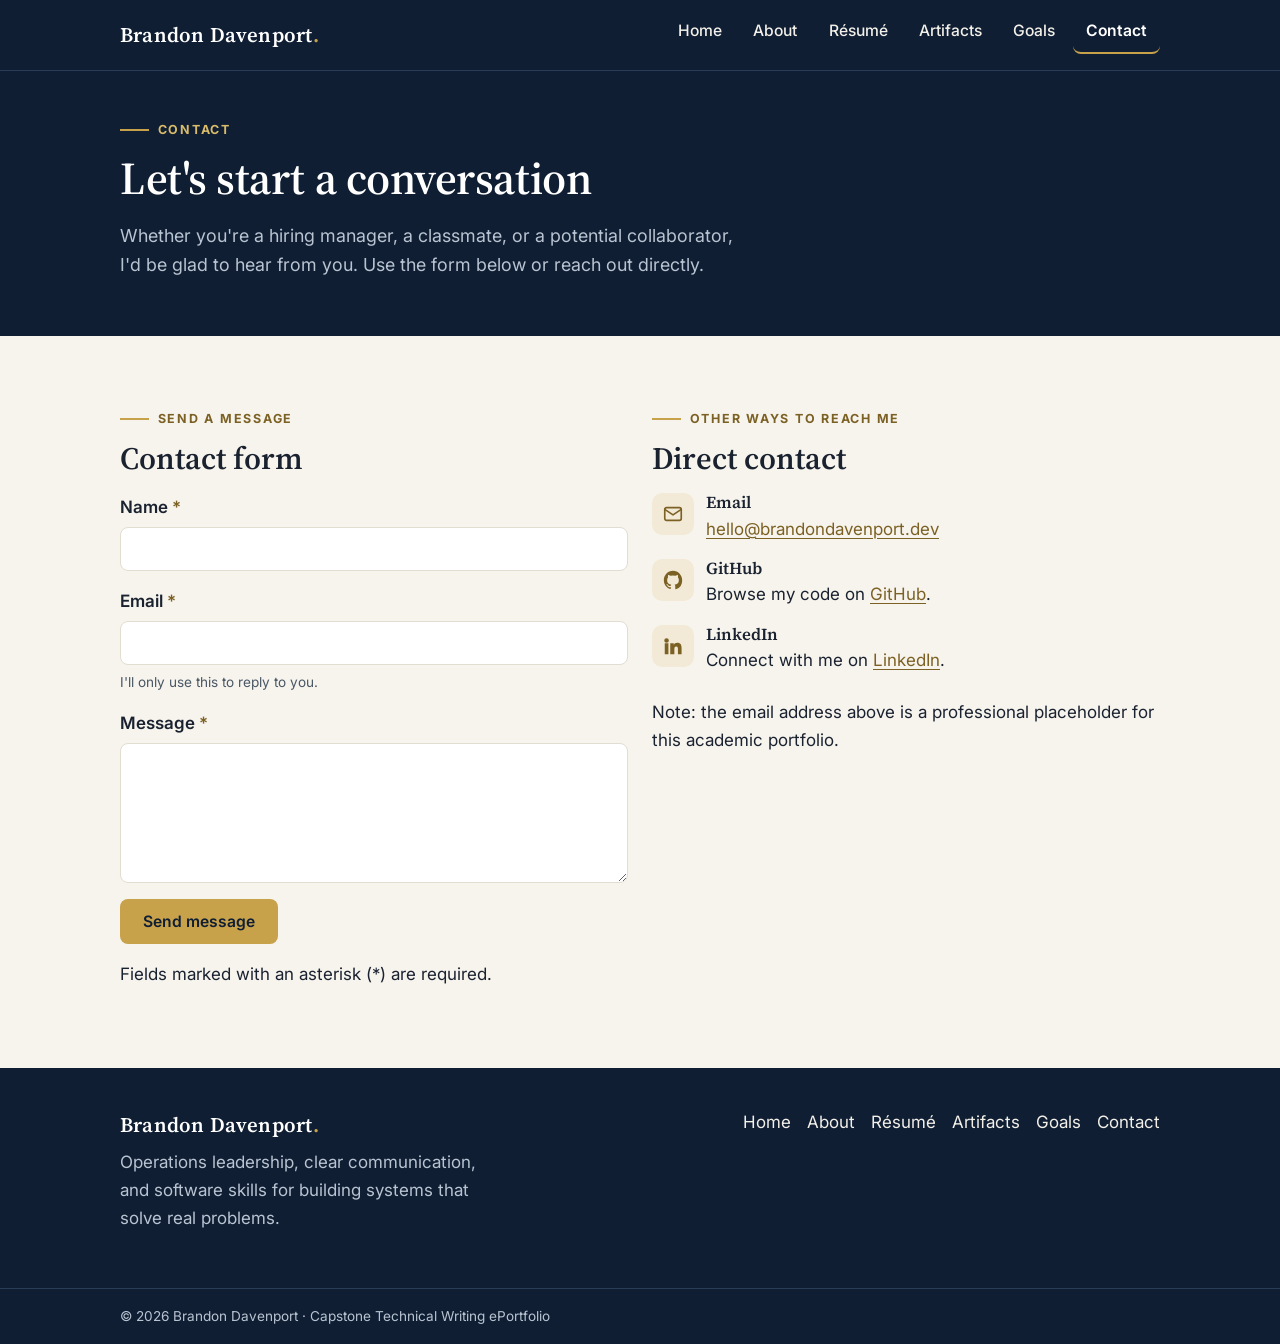
<file: contact.html>
<!doctype html>
<html lang="en">
  <head>
    <meta charset="UTF-8" />
    <meta name="viewport" content="width=device-width, initial-scale=1.0" />
    <title>Contact | Brandon Davenport ePortfolio</title>
    <meta
      name="description"
      content="Contact Brandon Davenport by sending a message through the contact form or reaching out by email. Professional inquiries welcome."
    />
    <link rel="icon" type="image/svg+xml" href="assets/favicon.svg" />
    <link rel="preconnect" href="https://fonts.googleapis.com" />
    <link rel="preconnect" href="https://fonts.gstatic.com" crossorigin />
    <link
      href="https://fonts.googleapis.com/css2?family=Inter:wght@400;500;600;700&family=Source+Serif+4:opsz,wght@8..60,400;8..60,600;8..60,700&display=swap"
      rel="stylesheet"
    />
    <link rel="stylesheet" href="css/styles.css" />
  </head>
  <body>
    <a class="skip-link" href="#main">Skip to content</a>

    <header class="site-header">
      <div class="container header-inner">
        <a href="index.html" class="brand" aria-label="Brandon Davenport home page">
          <span class="brand-name">Brandon Davenport<span class="brand-mark">.</span></span>
        </a>
        <nav class="main-nav" aria-label="Primary">
          <button
            class="nav-toggle"
            id="navToggle"
            aria-expanded="false"
            aria-controls="navMenu"
            aria-label="Open menu"
          >
            <span></span>
          </button>
          <ul class="nav-menu" id="navMenu">
            <li><a href="index.html">Home</a></li>
            <li><a href="about.html">About</a></li>
            <li><a href="resume.html">Résumé</a></li>
            <li><a href="artifacts.html">Artifacts</a></li>
            <li><a href="goals.html">Goals</a></li>
            <li><a href="contact.html" aria-current="page">Contact</a></li>
          </ul>
        </nav>
      </div>
    </header>

    <main id="main">
      <!-- ===== Intro ===== -->
      <section class="section section--dark section--tight">
        <div class="container">
          <span class="kicker">Contact</span>
          <h1>Let's start a conversation</h1>
          <p class="lead" style="color: var(--on-navy-soft); max-width: 58ch">
            Whether you're a hiring manager, a classmate, or a potential
            collaborator, I'd be glad to hear from you. Use the form below or reach
            out directly.
          </p>
        </div>
      </section>

      <!-- ===== Contact grid ===== -->
      <section class="section section--light">
        <div class="container">
          <div class="media media-2" style="align-items: start">
            <!-- Contact form -->
            <div>
              <span class="kicker">Send a Message</span>
              <h2>Contact form</h2>
              <!-- EDIT ME: replace REPLACE_WITH_YOUR_ID with your free Formspree form ID
                   (formspree.io) to make this form deliver messages. Until then it is
                   a fully accessible demonstration form. -->
              <form
                class="form-grid"
                action="https://formspree.io/f/REPLACE_WITH_YOUR_ID"
                method="POST"
              >
                <div class="field">
                  <label for="name">Name <span class="req" aria-hidden="true">*</span></label>
                  <input type="text" id="name" name="name" autocomplete="name" required />
                </div>
                <div class="field">
                  <label for="email">Email <span class="req" aria-hidden="true">*</span></label>
                  <input type="email" id="email" name="email" autocomplete="email" required />
                  <span class="hint">I'll only use this to reply to you.</span>
                </div>
                <div class="field">
                  <label for="message">Message <span class="req" aria-hidden="true">*</span></label>
                  <textarea id="message" name="message" required></textarea>
                </div>
                <!-- Honeypot field to reduce spam (hidden from people) -->
                <div class="visually-hidden" aria-hidden="true">
                  <label for="company">Company (leave blank)</label>
                  <input type="text" id="company" name="_gotcha" tabindex="-1" autocomplete="off" />
                </div>
                <div>
                  <button type="submit" class="btn btn-primary">Send message</button>
                </div>
                <p class="hint">Fields marked with an asterisk (*) are required.</p>
              </form>
            </div>

            <!-- Other ways to reach me -->
            <div>
              <span class="kicker">Other Ways to Reach Me</span>
              <h2>Direct contact</h2>
              <div class="contact-methods" style="margin-top: var(--sp-md)">
                <div class="contact-method">
                  <span class="ico" aria-hidden="true">
                    <svg viewBox="0 0 24 24" fill="none" stroke="currentColor" stroke-width="1.8" stroke-linecap="round" stroke-linejoin="round">
                      <rect x="3" y="5" width="18" height="14" rx="2" />
                      <path d="M3 7l9 6 9-6" />
                    </svg>
                  </span>
                  <div>
                    <h3 style="margin-bottom: 0.15rem; font-size: 1.05rem">Email</h3>
                    <p class="mb-0">
                      <a href="mailto:hello@brandondavenport.dev">hello@brandondavenport.dev</a>
                    </p>
                  </div>
                </div>

                <div class="contact-method">
                  <span class="ico" aria-hidden="true">
                    <svg viewBox="0 0 24 24" fill="currentColor">
                      <path d="M12 2C6.48 2 2 6.58 2 12.26c0 4.5 2.87 8.32 6.84 9.67.5.09.68-.22.68-.49 0-.24-.01-.87-.01-1.71-2.78.62-3.37-1.2-3.37-1.2-.46-1.18-1.11-1.5-1.11-1.5-.9-.63.07-.62.07-.62 1 .07 1.53 1.05 1.53 1.05.89 1.56 2.34 1.11 2.91.85.09-.66.35-1.11.63-1.36-2.22-.26-4.56-1.14-4.56-5.06 0-1.12.39-2.03 1.03-2.75-.1-.26-.45-1.3.1-2.7 0 0 .84-.28 2.75 1.05a9.36 9.36 0 0 1 5 0c1.91-1.33 2.75-1.05 2.75-1.05.55 1.4.2 2.44.1 2.7.64.72 1.03 1.63 1.03 2.75 0 3.93-2.34 4.79-4.57 5.05.36.32.68.94.68 1.9 0 1.37-.01 2.47-.01 2.81 0 .27.18.59.69.49A10.03 10.03 0 0 0 22 12.26C22 6.58 17.52 2 12 2z" />
                    </svg>
                  </span>
                  <div>
                    <h3 style="margin-bottom: 0.15rem; font-size: 1.05rem">GitHub</h3>
                    <p class="mb-0">
                      <!-- EDIT ME: link to your real GitHub profile. -->
                      Browse my code on <a href="https://github.com/">GitHub</a>.
                    </p>
                  </div>
                </div>

                <div class="contact-method">
                  <span class="ico" aria-hidden="true">
                    <svg viewBox="0 0 24 24" fill="currentColor">
                      <path d="M4.98 3.5a2.5 2.5 0 1 1 0 5 2.5 2.5 0 0 1 0-5zM3 9h4v12H3zM9 9h3.8v1.64h.05c.53-1 1.83-2.05 3.76-2.05 4.02 0 4.76 2.65 4.76 6.1V21h-4v-5.4c0-1.29-.02-2.95-1.8-2.95-1.8 0-2.08 1.4-2.08 2.85V21H9z" />
                    </svg>
                  </span>
                  <div>
                    <h3 style="margin-bottom: 0.15rem; font-size: 1.05rem">LinkedIn</h3>
                    <p class="mb-0">
                      <!-- EDIT ME: link to your real LinkedIn profile. -->
                      Connect with me on <a href="https://www.linkedin.com/">LinkedIn</a>.
                    </p>
                  </div>
                </div>
              </div>

              <p class="hint" style="margin-top: var(--sp-lg)">
                Note: the email address above is a professional placeholder for
                this academic portfolio.
              </p>
            </div>
          </div>
        </div>
      </section>
    </main>

    <footer class="site-footer">
      <div class="container footer-inner">
        <div class="footer-brand">
          <span class="brand-name">Brandon Davenport<span class="brand-mark">.</span></span>
          <p class="footer-tagline">
            Operations leadership, clear communication, and software skills for
            building systems that solve real problems.
          </p>
        </div>
        <nav class="footer-nav" aria-label="Footer">
          <ul>
            <li><a href="index.html">Home</a></li>
            <li><a href="about.html">About</a></li>
            <li><a href="resume.html">Résumé</a></li>
            <li><a href="artifacts.html">Artifacts</a></li>
            <li><a href="goals.html">Goals</a></li>
            <li><a href="contact.html">Contact</a></li>
          </ul>
        </nav>
      </div>
      <div class="footer-bar">
        <div class="container">
          <p>&copy; <span id="year"></span> Brandon Davenport · Capstone Technical Writing ePortfolio</p>
        </div>
      </div>
    </footer>

    <script src="js/main.js"></script>
  </body>
</html>
</file>
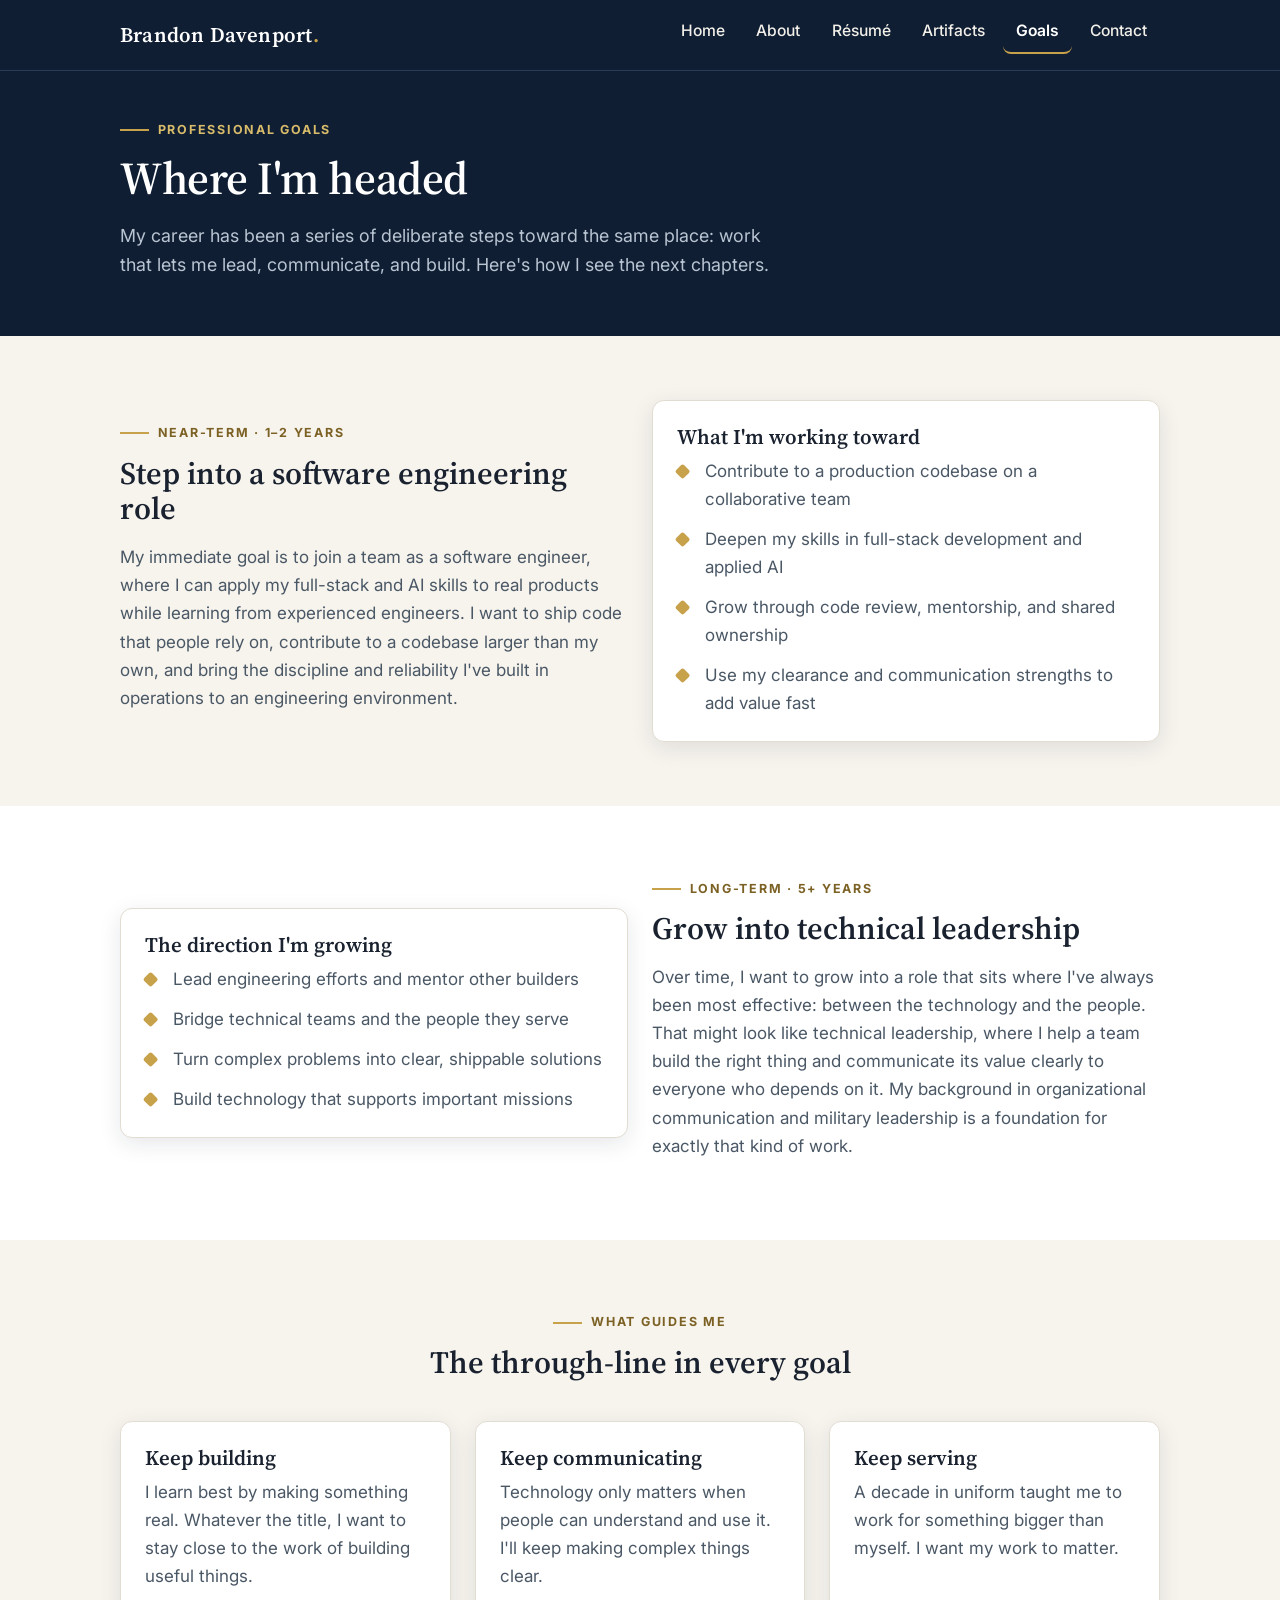
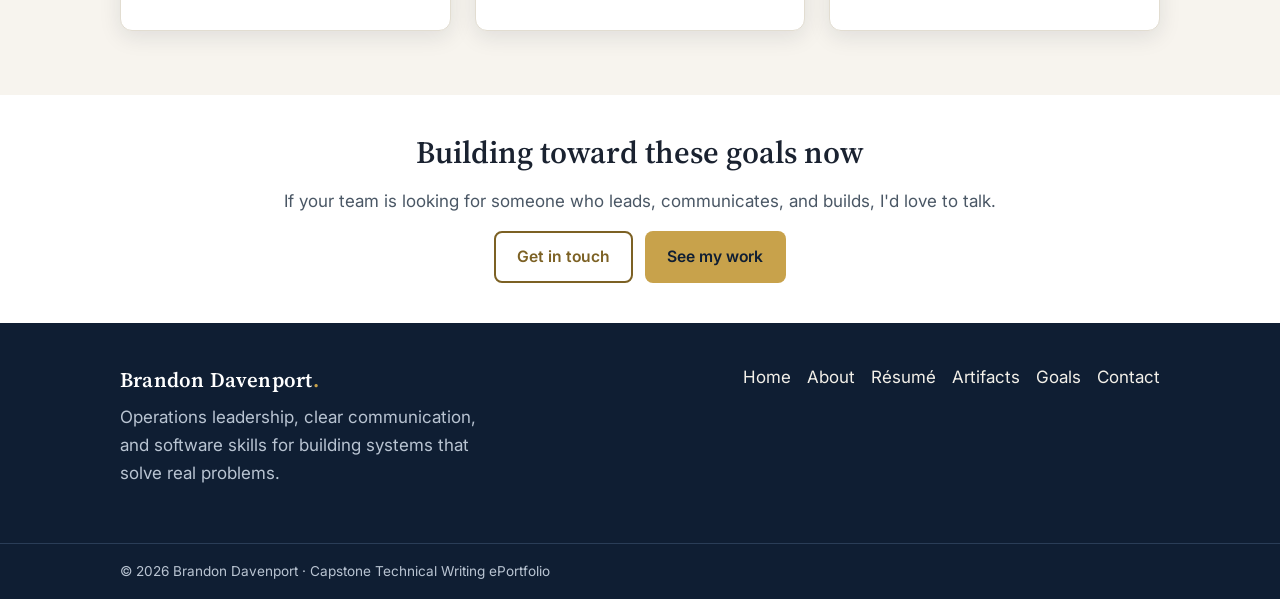
<file: goals.html>
<!doctype html>
<html lang="en">
  <head>
    <meta charset="UTF-8" />
    <meta name="viewport" content="width=device-width, initial-scale=1.0" />
    <title>Professional Goals | Brandon Davenport ePortfolio</title>
    <meta
      name="description"
      content="Brandon Davenport's near-term and long-term professional goals as he moves toward a software engineering career that draws on leadership, communication, and technology."
    />
    <link rel="icon" type="image/svg+xml" href="assets/favicon.svg" />
    <link rel="preconnect" href="https://fonts.googleapis.com" />
    <link rel="preconnect" href="https://fonts.gstatic.com" crossorigin />
    <link
      href="https://fonts.googleapis.com/css2?family=Inter:wght@400;500;600;700&family=Source+Serif+4:opsz,wght@8..60,400;8..60,600;8..60,700&display=swap"
      rel="stylesheet"
    />
    <link rel="stylesheet" href="css/styles.css" />
  </head>
  <body>
    <a class="skip-link" href="#main">Skip to content</a>

    <header class="site-header">
      <div class="container header-inner">
        <a href="index.html" class="brand" aria-label="Brandon Davenport home page">
          <span class="brand-name">Brandon Davenport<span class="brand-mark">.</span></span>
        </a>
        <nav class="main-nav" aria-label="Primary">
          <button
            class="nav-toggle"
            id="navToggle"
            aria-expanded="false"
            aria-controls="navMenu"
            aria-label="Open menu"
          >
            <span></span>
          </button>
          <ul class="nav-menu" id="navMenu">
            <li><a href="index.html">Home</a></li>
            <li><a href="about.html">About</a></li>
            <li><a href="resume.html">Résumé</a></li>
            <li><a href="artifacts.html">Artifacts</a></li>
            <li><a href="goals.html" aria-current="page">Goals</a></li>
            <li><a href="contact.html">Contact</a></li>
          </ul>
        </nav>
      </div>
    </header>

    <main id="main">
      <!-- ===== Intro ===== -->
      <section class="section section--dark section--tight">
        <div class="container">
          <span class="kicker">Professional Goals</span>
          <h1>Where I'm headed</h1>
          <p class="lead" style="color: var(--on-navy-soft); max-width: 60ch">
            My career has been a series of deliberate steps toward the same place:
            work that lets me lead, communicate, and build. Here's how I see the
            next chapters.
          </p>
        </div>
      </section>

      <!-- ===== Near-term ===== -->
      <section class="section section--light">
        <div class="container">
          <div class="media media-2">
            <div class="prose">
              <span class="kicker">Near-Term · 1–2 Years</span>
              <h2>Step into a software engineering role</h2>
              <p>
                My immediate goal is to join a team as a software engineer, where I
                can apply my full-stack and AI skills to real products while
                learning from experienced engineers. I want to ship code that
                people rely on, contribute to a codebase larger than my own, and
                bring the discipline and reliability I've built in operations to an
                engineering environment.
              </p>
            </div>
            <div class="card">
              <h3>What I'm working toward</h3>
              <ul class="feature-list">
                <li>Contribute to a production codebase on a collaborative team</li>
                <li>Deepen my skills in full-stack development and applied AI</li>
                <li>Grow through code review, mentorship, and shared ownership</li>
                <li>Use my clearance and communication strengths to add value fast</li>
              </ul>
            </div>
          </div>
        </div>
      </section>

      <!-- ===== Long-term ===== -->
      <section class="section section--white">
        <div class="container">
          <div class="media media-2">
            <div class="card">
              <h3>The direction I'm growing</h3>
              <ul class="feature-list">
                <li>Lead engineering efforts and mentor other builders</li>
                <li>Bridge technical teams and the people they serve</li>
                <li>Turn complex problems into clear, shippable solutions</li>
                <li>Build technology that supports important missions</li>
              </ul>
            </div>
            <div class="prose">
              <span class="kicker">Long-Term · 5+ Years</span>
              <h2>Grow into technical leadership</h2>
              <p>
                Over time, I want to grow into a role that sits where I've always
                been most effective: between the technology and the people. That
                might look like technical leadership, where I help a team build the
                right thing and communicate its value clearly to everyone who
                depends on it. My background in organizational communication and
                military leadership is a foundation for exactly that kind of work.
              </p>
            </div>
          </div>
        </div>
      </section>

      <!-- ===== Guiding principles ===== -->
      <section class="section section--light">
        <div class="container">
          <div class="section-head center">
            <span class="kicker">What Guides Me</span>
            <h2>The through-line in every goal</h2>
          </div>
          <div class="grid grid-3">
            <div class="card">
              <h3>Keep building</h3>
              <p>
                I learn best by making something real. Whatever the title, I want
                to stay close to the work of building useful things.
              </p>
            </div>
            <div class="card">
              <h3>Keep communicating</h3>
              <p>
                Technology only matters when people can understand and use it. I'll
                keep making complex things clear.
              </p>
            </div>
            <div class="card">
              <h3>Keep serving</h3>
              <p>
                A decade in uniform taught me to work for something bigger than
                myself. I want my work to matter.
              </p>
            </div>
          </div>
        </div>
      </section>

      <!-- ===== CTA ===== -->
      <section class="section section--white section--tight">
        <div class="container center">
          <h2>Building toward these goals now</h2>
          <p class="prose center text-muted">
            If your team is looking for someone who leads, communicates, and
            builds, I'd love to talk.
          </p>
          <div class="btn-actions" style="justify-content: center">
            <a href="contact.html" class="btn btn-outline">Get in touch</a>
            <a href="artifacts.html" class="btn btn-primary">See my work</a>
          </div>
        </div>
      </section>
    </main>

    <footer class="site-footer">
      <div class="container footer-inner">
        <div class="footer-brand">
          <span class="brand-name">Brandon Davenport<span class="brand-mark">.</span></span>
          <p class="footer-tagline">
            Operations leadership, clear communication, and software skills for
            building systems that solve real problems.
          </p>
        </div>
        <nav class="footer-nav" aria-label="Footer">
          <ul>
            <li><a href="index.html">Home</a></li>
            <li><a href="about.html">About</a></li>
            <li><a href="resume.html">Résumé</a></li>
            <li><a href="artifacts.html">Artifacts</a></li>
            <li><a href="goals.html">Goals</a></li>
            <li><a href="contact.html">Contact</a></li>
          </ul>
        </nav>
      </div>
      <div class="footer-bar">
        <div class="container">
          <p>&copy; <span id="year"></span> Brandon Davenport · Capstone Technical Writing ePortfolio</p>
        </div>
      </div>
    </footer>

    <script src="js/main.js"></script>
  </body>
</html>
</file>
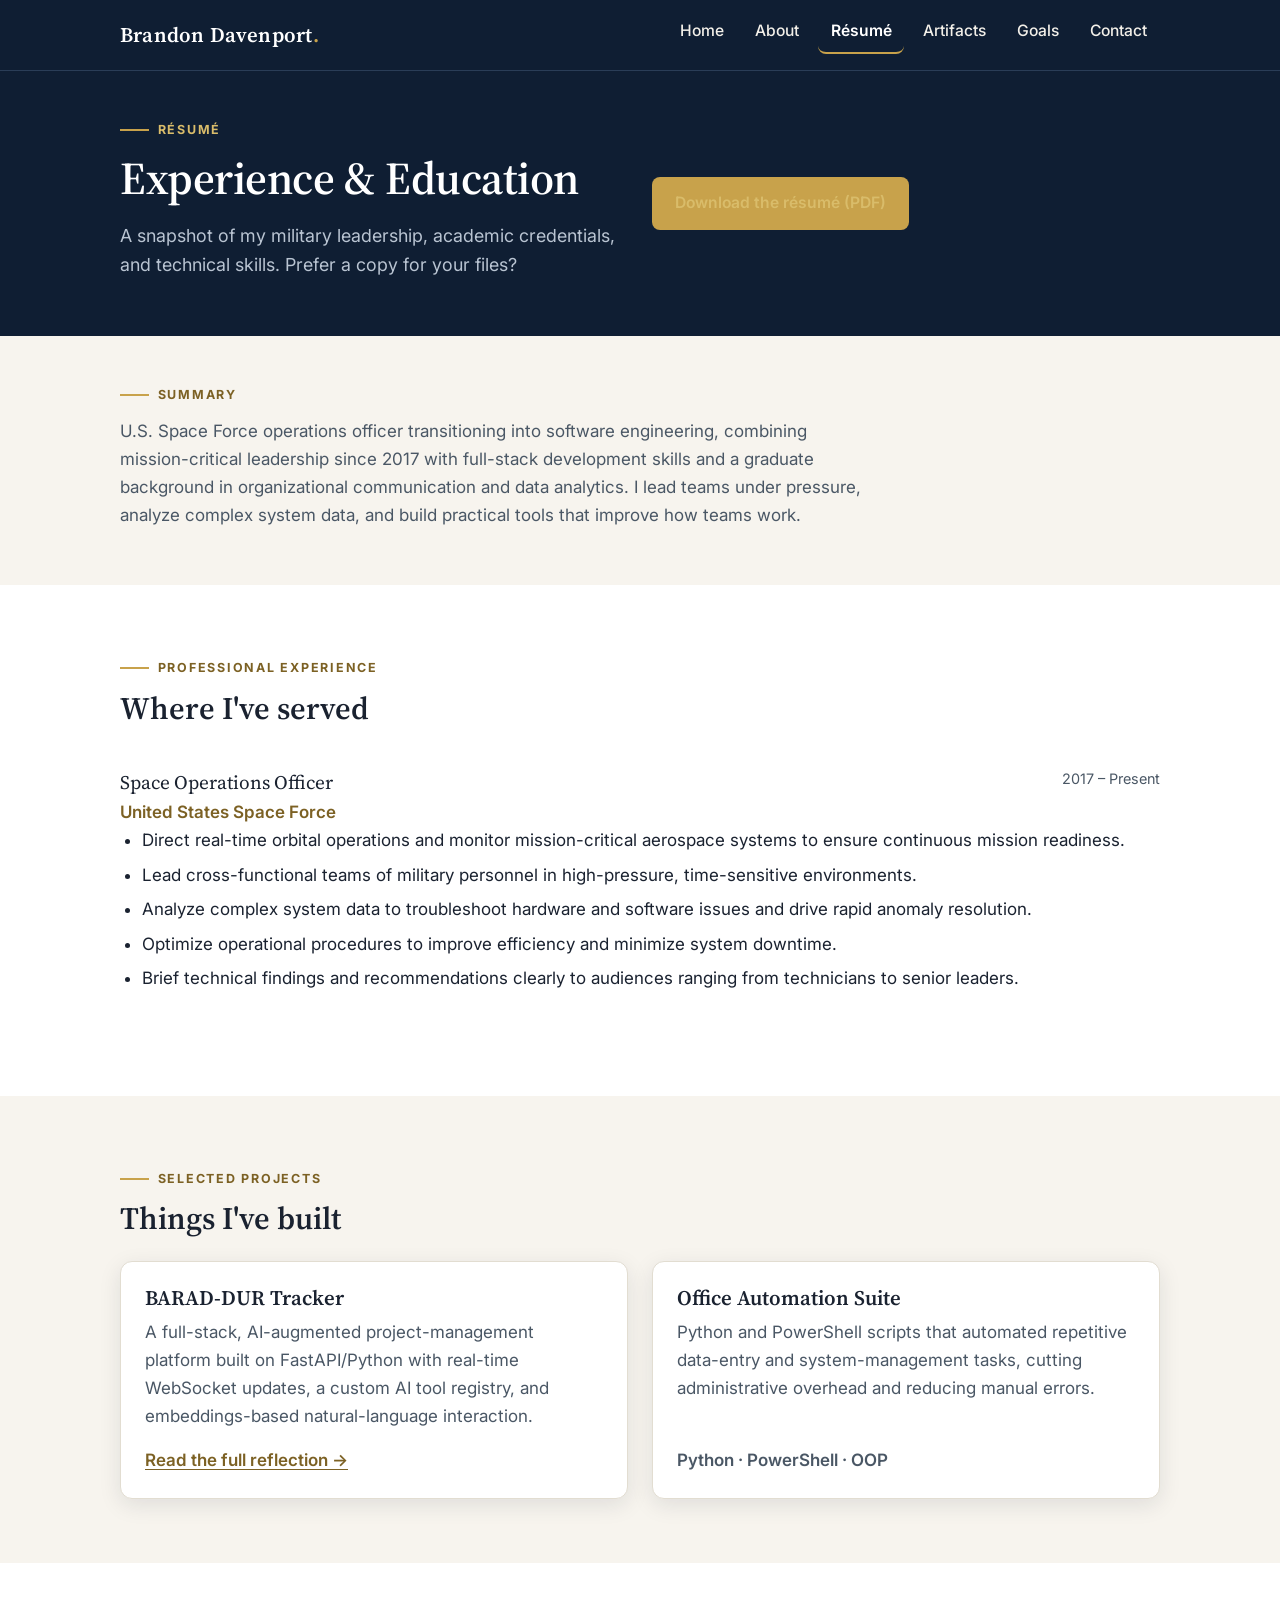
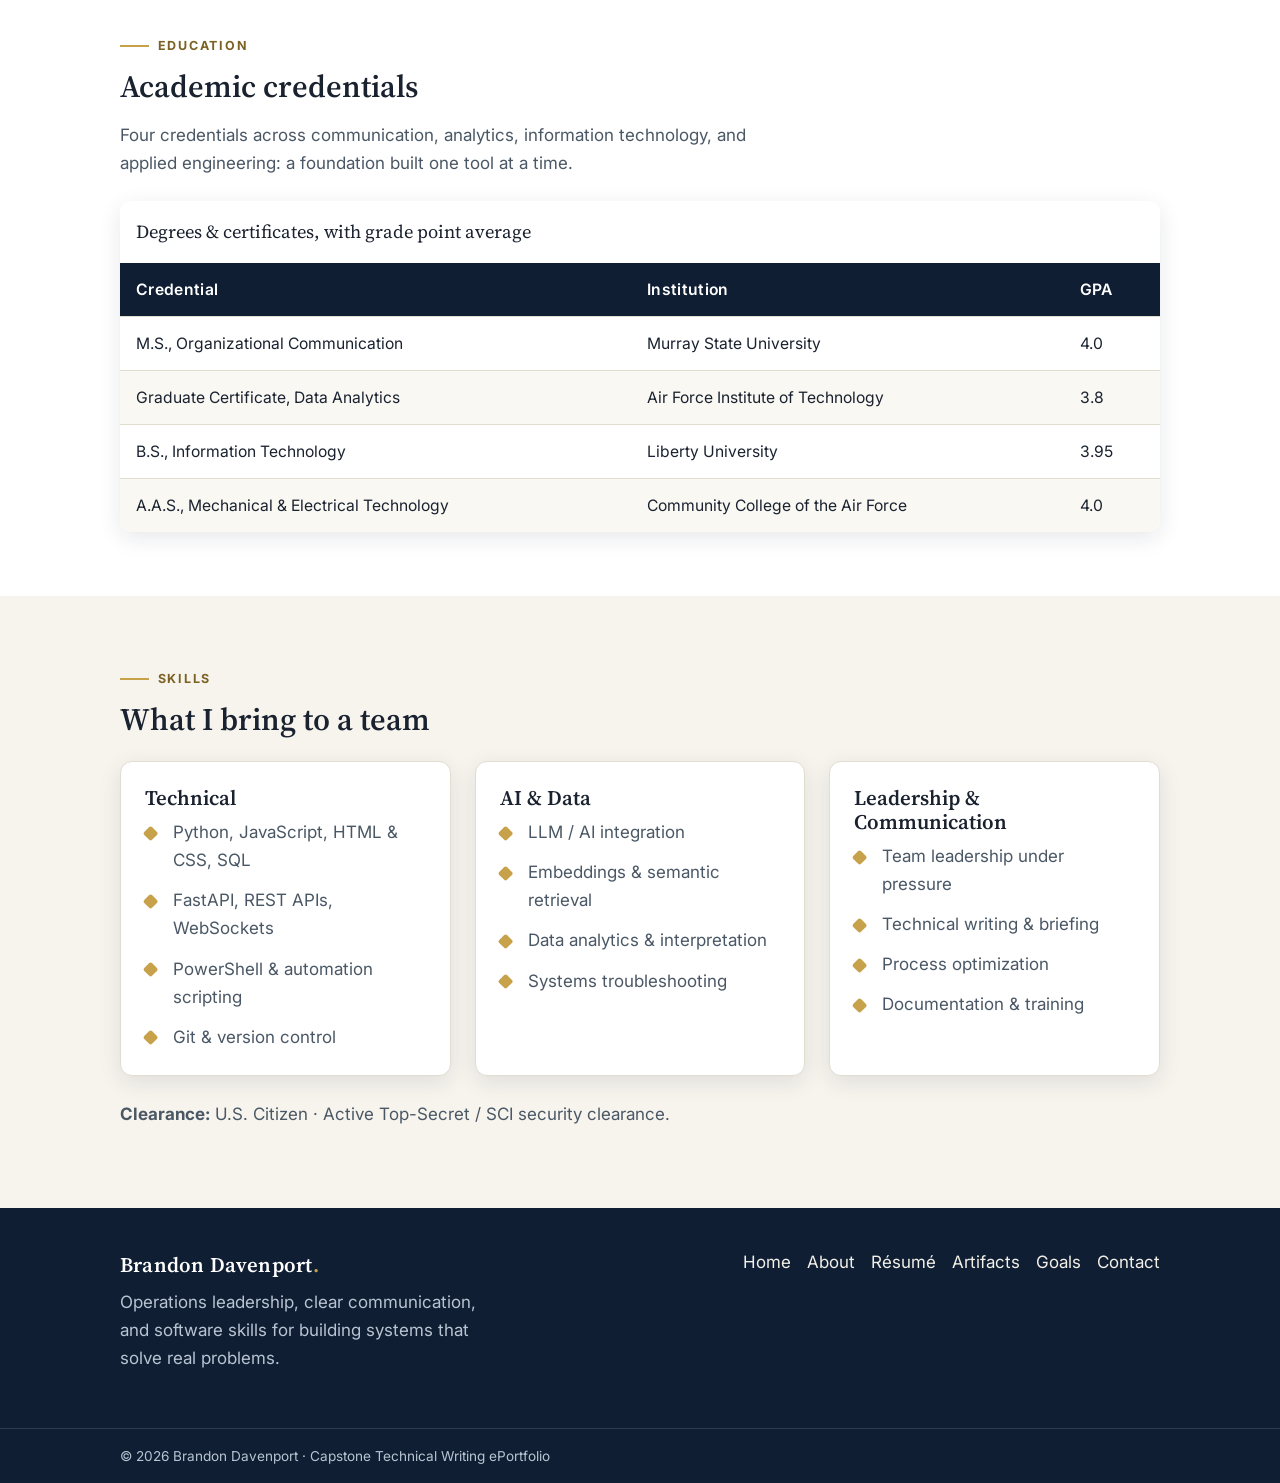
<file: resume.html>
<!doctype html>
<html lang="en">
  <head>
    <meta charset="UTF-8" />
    <meta name="viewport" content="width=device-width, initial-scale=1.0" />
    <title>Résumé | Brandon Davenport ePortfolio</title>
    <meta
      name="description"
      content="Résumé of Brandon Davenport: U.S. Space Force operations experience, education (M.S. Organizational Communication, B.S. Information Technology, and more), and technical skills."
    />
    <link rel="icon" type="image/svg+xml" href="assets/favicon.svg" />
    <link rel="preconnect" href="https://fonts.googleapis.com" />
    <link rel="preconnect" href="https://fonts.gstatic.com" crossorigin />
    <link
      href="https://fonts.googleapis.com/css2?family=Inter:wght@400;500;600;700&family=Source+Serif+4:opsz,wght@8..60,400;8..60,600;8..60,700&display=swap"
      rel="stylesheet"
    />
    <link rel="stylesheet" href="css/styles.css" />
  </head>
  <body>
    <a class="skip-link" href="#main">Skip to content</a>

    <header class="site-header">
      <div class="container header-inner">
        <a href="index.html" class="brand" aria-label="Brandon Davenport home page">
          <span class="brand-name">Brandon Davenport<span class="brand-mark">.</span></span>
        </a>
        <nav class="main-nav" aria-label="Primary">
          <button
            class="nav-toggle"
            id="navToggle"
            aria-expanded="false"
            aria-controls="navMenu"
            aria-label="Open menu"
          >
            <span></span>
          </button>
          <ul class="nav-menu" id="navMenu">
            <li><a href="index.html">Home</a></li>
            <li><a href="about.html">About</a></li>
            <li><a href="resume.html" aria-current="page">Résumé</a></li>
            <li><a href="artifacts.html">Artifacts</a></li>
            <li><a href="goals.html">Goals</a></li>
            <li><a href="contact.html">Contact</a></li>
          </ul>
        </nav>
      </div>
    </header>

    <main id="main">
      <!-- ===== Page intro ===== -->
      <section class="section section--dark section--tight">
        <div class="container">
          <div class="media media-2" style="align-items: center">
            <div>
              <span class="kicker">Résumé</span>
              <h1>Experience &amp; Education</h1>
              <p class="lead" style="color: var(--on-navy-soft); max-width: 52ch">
                A snapshot of my military leadership, academic credentials, and
                technical skills. Prefer a copy for your files?
              </p>
            </div>
            <div class="btn-actions">
              <a class="btn btn-primary" href="assets/Brandon_Davenport_Resume.pdf" download>
                Download the résumé (PDF)
              </a>
            </div>
          </div>
        </div>
      </section>

      <!-- ===== Summary ===== -->
      <section class="section section--light section--tight">
        <div class="container">
          <div class="prose">
            <span class="kicker">Summary</span>
            <p>
              U.S. Space Force operations officer transitioning into software
              engineering, combining mission-critical leadership since 2017 with
              full-stack development skills and a graduate background in
              organizational communication and data analytics. I lead teams under
              pressure, analyze complex system data, and build practical tools
              that improve how teams work.
            </p>
          </div>
        </div>
      </section>

      <!-- ===== Experience ===== -->
      <section class="section section--white">
        <div class="container">
          <span class="kicker">Professional Experience</span>
          <h2>Where I've served</h2>
          <div class="entry">
            <div class="entry-head">
              <div>
                <p class="entry-role mb-0">Space Operations Officer</p>
                <span class="entry-org">United States Space Force</span>
              </div>
              <span class="entry-meta">2017 – Present</span>
            </div>
            <ul>
              <li>Direct real-time orbital operations and monitor mission-critical aerospace systems to ensure continuous mission readiness.</li>
              <li>Lead cross-functional teams of military personnel in high-pressure, time-sensitive environments.</li>
              <li>Analyze complex system data to troubleshoot hardware and software issues and drive rapid anomaly resolution.</li>
              <li>Optimize operational procedures to improve efficiency and minimize system downtime.</li>
              <li>Brief technical findings and recommendations clearly to audiences ranging from technicians to senior leaders.</li>
            </ul>
          </div>
        </div>
      </section>

      <!-- ===== Selected projects (link to artifacts) ===== -->
      <section class="section section--light">
        <div class="container">
          <span class="kicker">Selected Projects</span>
          <h2>Things I've built</h2>
          <div class="grid grid-2" style="margin-top: var(--sp-lg)">
            <article class="card">
              <h3>BARAD-DUR Tracker</h3>
              <p>
                A full-stack, AI-augmented project-management platform built on
                FastAPI/Python with real-time WebSocket updates, a custom AI tool
                registry, and embeddings-based natural-language interaction.
              </p>
              <a class="card-link" href="artifact-tracker.html">Read the full reflection &rarr;</a>
            </article>
            <article class="card">
              <h3>Office Automation Suite</h3>
              <p>
                Python and PowerShell scripts that automated repetitive
                data-entry and system-management tasks, cutting administrative
                overhead and reducing manual errors.
              </p>
              <span class="card-link" style="color: var(--ink-soft)">Python · PowerShell · OOP</span>
            </article>
          </div>
        </div>
      </section>

      <!-- ===== Education TABLE (required table element) ===== -->
      <section class="section section--white">
        <div class="container">
          <span class="kicker">Education</span>
          <h2>Academic credentials</h2>
          <p class="text-muted" style="max-width: 60ch">
            Four credentials across communication, analytics, information
            technology, and applied engineering: a foundation built one tool at a
            time.
          </p>
          <div class="table-wrap" style="margin-top: var(--sp-lg)">
            <table class="data">
              <caption>Degrees &amp; certificates, with grade point average</caption>
              <thead>
                <tr>
                  <th scope="col">Credential</th>
                  <th scope="col">Institution</th>
                  <th scope="col">GPA</th>
                </tr>
              </thead>
              <tbody>
                <tr>
                  <td>M.S., Organizational Communication</td>
                  <td>Murray State University</td>
                  <td>4.0</td>
                </tr>
                <tr>
                  <td>Graduate Certificate, Data Analytics</td>
                  <td>Air Force Institute of Technology</td>
                  <td>3.8</td>
                </tr>
                <tr>
                  <td>B.S., Information Technology</td>
                  <td>Liberty University</td>
                  <td>3.95</td>
                </tr>
                <tr>
                  <td>A.A.S., Mechanical &amp; Electrical Technology</td>
                  <td>Community College of the Air Force</td>
                  <td>4.0</td>
                </tr>
              </tbody>
            </table>
          </div>
        </div>
      </section>

      <!-- ===== Skills ===== -->
      <section class="section section--light">
        <div class="container">
          <span class="kicker">Skills</span>
          <h2>What I bring to a team</h2>
          <div class="grid grid-3" style="margin-top: var(--sp-lg)">
            <div class="card">
              <h3>Technical</h3>
              <ul class="feature-list">
                <li>Python, JavaScript, HTML &amp; CSS, SQL</li>
                <li>FastAPI, REST APIs, WebSockets</li>
                <li>PowerShell &amp; automation scripting</li>
                <li>Git &amp; version control</li>
              </ul>
            </div>
            <div class="card">
              <h3>AI &amp; Data</h3>
              <ul class="feature-list">
                <li>LLM / AI integration</li>
                <li>Embeddings &amp; semantic retrieval</li>
                <li>Data analytics &amp; interpretation</li>
                <li>Systems troubleshooting</li>
              </ul>
            </div>
            <div class="card">
              <h3>Leadership &amp; Communication</h3>
              <ul class="feature-list">
                <li>Team leadership under pressure</li>
                <li>Technical writing &amp; briefing</li>
                <li>Process optimization</li>
                <li>Documentation &amp; training</li>
              </ul>
            </div>
          </div>
          <p class="text-muted" style="margin-top: var(--sp-lg)">
            <strong>Clearance:</strong> U.S. Citizen · Active Top-Secret / SCI security clearance.
          </p>
        </div>
      </section>
    </main>

    <footer class="site-footer">
      <div class="container footer-inner">
        <div class="footer-brand">
          <span class="brand-name">Brandon Davenport<span class="brand-mark">.</span></span>
          <p class="footer-tagline">
            Operations leadership, clear communication, and software skills for
            building systems that solve real problems.
          </p>
        </div>
        <nav class="footer-nav" aria-label="Footer">
          <ul>
            <li><a href="index.html">Home</a></li>
            <li><a href="about.html">About</a></li>
            <li><a href="resume.html">Résumé</a></li>
            <li><a href="artifacts.html">Artifacts</a></li>
            <li><a href="goals.html">Goals</a></li>
            <li><a href="contact.html">Contact</a></li>
          </ul>
        </nav>
      </div>
      <div class="footer-bar">
        <div class="container">
          <p>&copy; <span id="year"></span> Brandon Davenport · Capstone Technical Writing ePortfolio</p>
        </div>
      </div>
    </footer>

    <script src="js/main.js"></script>
  </body>
</html>
</file>
<file: css/styles.css>
/* =========================================================================
   Brandon Davenport — ePortfolio
   Shared stylesheet (single source of truth for all pages)
   Theme: navy + warm gold · Source Serif 4 headings + Inter body
   ========================================================================= */

/* ---------- Design tokens ---------- */
:root {
  /* Background colors (two backgrounds, per rubric) */
  --navy: #0f1e33;          /* dark background: header, footer, dark bands */
  --navy-700: #16283f;      /* elevated dark surface */
  --navy-600: #1d3350;      /* mid navy */
  --cream: #f7f4ee;         /* light background: main content */
  --white: #ffffff;         /* cards on cream */

  /* Accent colors (one/two, per rubric) */
  --gold: #c8a24b;          /* brand gold — use on dark backgrounds */
  --gold-bright: #d9bc6a;   /* gold hover on dark */
  --gold-deep: #7c6124;     /* accent for text/links on LIGHT backgrounds (WCAG AA ≥4.5) */
  --slate: #48566a;         /* muted secondary text on light */

  /* Text colors */
  --ink: #1a2230;           /* primary text on light */
  --ink-soft: #4a5765;      /* secondary text on light */
  --on-navy: #f3f0e9;       /* primary text on navy */
  --on-navy-soft: #b9c4d2;  /* secondary text on navy */

  /* Borders / lines */
  --line: #e2ddd1;          /* hairline on cream */
  --line-navy: #2a3d57;     /* hairline on navy */

  /* Typography */
  --font-head: "Source Serif 4", Georgia, "Times New Roman", serif;
  --font-body: "Inter", system-ui, -apple-system, "Segoe UI", Roboto, sans-serif;

  /* Fluid type scale (H1 > H2 > H3 > body, well above 14pt minimum) */
  --fs-h1: clamp(2rem, 1.3rem + 3vw, 2.85rem);
  --fs-h2: clamp(1.5rem, 1.15rem + 1.5vw, 1.95rem);
  --fs-h3: 1.3rem;
  --fs-body: 1.0625rem;     /* 17px */
  --fs-small: 0.9rem;
  --lh-body: 1.65;

  /* Spacing scale */
  --sp-2xs: 0.25rem;
  --sp-xs: 0.5rem;
  --sp-sm: 0.75rem;
  --sp-md: 1rem;
  --sp-lg: 1.5rem;
  --sp-xl: 2.5rem;
  --sp-2xl: 4rem;
  --sp-3xl: 6rem;

  /* Layout */
  --container: 1080px;
  --measure: 68ch;          /* comfortable reading width */
  --radius: 12px;
  --radius-sm: 8px;
  --shadow: 0 6px 22px rgba(15, 30, 51, 0.10);
  --shadow-lg: 0 14px 40px rgba(15, 30, 51, 0.16);
  --focus: 3px solid var(--gold-deep);
}

/* ---------- Reset / base ---------- */
*, *::before, *::after { box-sizing: border-box; }

html { scroll-behavior: smooth; }
@media (prefers-reduced-motion: reduce) {
  html { scroll-behavior: auto; }
  * { animation-duration: 0.001ms !important; transition-duration: 0.001ms !important; }
}

body {
  margin: 0;
  font-family: var(--font-body);
  font-size: var(--fs-body);
  line-height: var(--lh-body);
  color: var(--ink);
  background: var(--cream);
  -webkit-font-smoothing: antialiased;
  text-rendering: optimizeLegibility;
}

img { max-width: 100%; height: auto; display: block; }

h1, h2, h3, h4 {
  font-family: var(--font-head);
  line-height: 1.15;
  color: var(--ink);
  margin: 0 0 var(--sp-md);
  font-weight: 600;
}
h1 { font-size: var(--fs-h1); letter-spacing: -0.01em; }
h2 { font-size: var(--fs-h2); }
h3 { font-size: var(--fs-h3); }

p { margin: 0 0 var(--sp-md); }
ul, ol { margin: 0 0 var(--sp-md); padding-left: 1.35rem; }
li { margin-bottom: 0.4rem; }

a { color: var(--gold-deep); text-underline-offset: 3px; text-decoration-thickness: 1px; }
a:hover { color: var(--ink); }

strong { font-weight: 700; }

/* ---------- Accessibility helpers ---------- */
.visually-hidden {
  position: absolute; width: 1px; height: 1px; padding: 0; margin: -1px;
  overflow: hidden; clip: rect(0 0 0 0); white-space: nowrap; border: 0;
}

.skip-link {
  position: absolute; left: 0.5rem; top: -3rem;
  background: var(--gold); color: var(--navy); font-weight: 600;
  padding: 0.6rem 1rem; border-radius: 0 0 var(--radius-sm) var(--radius-sm);
  z-index: 200; transition: top 0.15s ease;
}
.skip-link:focus { top: 0; color: var(--navy); outline: var(--focus); outline-offset: 2px; }

:focus-visible { outline: var(--focus); outline-offset: 2px; border-radius: 3px; }

/* ---------- Layout ---------- */
.container {
  width: 100%; max-width: var(--container);
  margin-inline: auto; padding-inline: 1.25rem;
}
.section { padding-block: var(--sp-2xl); }
.section--tight { padding-block: var(--sp-xl); }
.section--light { background: var(--cream); }
.section--white { background: var(--white); }
.section--dark { background: var(--navy); color: var(--on-navy); }
.section--dark h1, .section--dark h2, .section--dark h3 { color: var(--white); }
.section--dark p { color: var(--on-navy-soft); }
.section--dark a { color: var(--gold-bright); }
.section--dark a:hover { color: var(--white); }

.prose { max-width: var(--measure); }
.prose p, .prose li { color: var(--ink-soft); }
.center { text-align: center; margin-inline: auto; }

/* Section heading block */
.section-head { margin-bottom: var(--sp-xl); }
.section-head.center { max-width: 60ch; }

.kicker {
  display: inline-flex; align-items: center; gap: 0.55rem;
  font-family: var(--font-body); font-size: 0.78rem; font-weight: 700;
  letter-spacing: 0.14em; text-transform: uppercase;
  color: var(--gold-deep); margin-bottom: var(--sp-sm);
}
.kicker::before {
  content: ""; width: 1.8rem; height: 2px; background: var(--gold); display: inline-block;
}
.section--dark .kicker { color: var(--gold-bright); }
.center .kicker { justify-content: center; }

/* ---------- Header / navigation (repeated on every page) ---------- */
.site-header {
  position: sticky; top: 0; z-index: 100;
  background: var(--navy);
  border-bottom: 1px solid var(--line-navy);
}
.header-inner {
  display: flex; align-items: center; justify-content: space-between;
  gap: var(--sp-md); min-height: 70px;
}
.brand { display: inline-flex; align-items: baseline; gap: 0.5rem; text-decoration: none; }
.brand-name {
  font-family: var(--font-head); font-size: 1.3rem; font-weight: 600;
  color: var(--white); letter-spacing: 0.01em;
}
.brand-mark { color: var(--gold); }
.brand:hover .brand-name { color: var(--gold-bright); }

.main-nav { display: flex; align-items: center; }
.nav-menu {
  list-style: none; display: flex; gap: 0.35rem; margin: 0; padding: 0;
}
.nav-menu a {
  display: inline-block; padding: 0.5rem 0.8rem; border-radius: var(--radius-sm);
  color: var(--on-navy); text-decoration: none; font-weight: 500; font-size: 0.98rem;
  border-bottom: 2px solid transparent;
}
.nav-menu a:hover { color: var(--white); background: var(--navy-700); }
.nav-menu a[aria-current="page"] {
  color: var(--white); border-bottom-color: var(--gold); font-weight: 600;
}

.nav-toggle {
  display: none; width: 44px; height: 44px; background: transparent;
  border: 1px solid var(--line-navy); border-radius: var(--radius-sm);
  cursor: pointer; padding: 0; align-items: center; justify-content: center;
}
.nav-toggle span, .nav-toggle span::before, .nav-toggle span::after {
  content: ""; display: block; width: 20px; height: 2px; background: var(--on-navy);
  position: relative; transition: transform 0.2s ease, opacity 0.2s ease;
}
.nav-toggle span::before { position: absolute; top: -6px; }
.nav-toggle span::after { position: absolute; top: 6px; }
.nav-toggle[aria-expanded="true"] span { background: transparent; }
.nav-toggle[aria-expanded="true"] span::before { transform: translateY(6px) rotate(45deg); }
.nav-toggle[aria-expanded="true"] span::after { transform: translateY(-6px) rotate(-45deg); }

@media (max-width: 760px) {
  .nav-toggle { display: inline-flex; }
  .nav-menu {
    position: absolute; left: 0; right: 0; top: 100%;
    flex-direction: column; gap: 0; background: var(--navy);
    border-bottom: 1px solid var(--line-navy);
    padding: var(--sp-xs) 1.25rem var(--sp-md);
    max-height: 0; overflow: hidden; visibility: hidden;
  }
  .nav-menu.open { max-height: 60vh; visibility: visible; }
  .nav-menu a { display: block; padding: 0.75rem 0.5rem; border-bottom: 1px solid var(--line-navy); }
  .nav-menu a[aria-current="page"] { border-bottom-color: var(--gold); }
  .main-nav { position: static; }
  .site-header .container { position: relative; }
}

/* ---------- Buttons ---------- */
.btn {
  display: inline-flex; align-items: center; gap: 0.5rem;
  font-family: var(--font-body); font-weight: 600; font-size: 0.98rem;
  padding: 0.7rem 1.3rem; border-radius: var(--radius-sm); border: 2px solid transparent;
  cursor: pointer; text-decoration: none; transition: transform 0.12s ease, background 0.2s ease;
}
.btn:hover { transform: translateY(-1px); }
.btn-primary { background: var(--gold); color: var(--navy); }
.btn-primary:hover { background: var(--gold-bright); color: var(--navy); }
.btn-ghost { background: transparent; border-color: var(--on-navy-soft); color: var(--on-navy); }
.btn-ghost:hover { border-color: var(--gold); color: var(--white); }
.btn-outline { background: transparent; border-color: var(--gold-deep); color: var(--gold-deep); }
.btn-outline:hover { background: var(--gold-deep); color: var(--white); }
.btn-actions { display: flex; flex-wrap: wrap; gap: var(--sp-sm); }

/* ---------- Hero ---------- */
.hero { background: var(--navy); color: var(--on-navy); overflow: hidden; }
.hero-inner {
  display: grid; grid-template-columns: 1.3fr 0.9fr; gap: var(--sp-xl);
  align-items: center; padding-block: var(--sp-2xl);
}
.hero .eyebrow {
  font-size: 0.8rem; font-weight: 700; letter-spacing: 0.16em; text-transform: uppercase;
  color: var(--gold-bright); margin-bottom: var(--sp-sm);
}
.hero h1 { color: var(--white); margin-bottom: var(--sp-md); }
.hero .lead { color: var(--on-navy-soft); font-size: 1.15rem; max-width: 46ch; }
.hero .hero-actions { margin-top: var(--sp-lg); }
.hero-photo { margin: 0; max-width: 320px; justify-self: end; }
.hero-photo img {
  border-radius: var(--radius); box-shadow: var(--shadow-lg);
  aspect-ratio: 4 / 5; object-fit: cover;
}
.hero-photo figcaption { margin-top: var(--sp-sm); }
@media (max-width: 820px) {
  .hero-inner { grid-template-columns: 1fr; text-align: left; }
  .hero-photo { justify-self: start; max-width: 260px; order: -1; }
}

/* ---------- Cards / grids ---------- */
.grid { display: grid; gap: var(--sp-lg); }
.grid-2 { grid-template-columns: repeat(2, 1fr); }
.grid-3 { grid-template-columns: repeat(3, 1fr); }
.grid-auto { grid-template-columns: repeat(auto-fit, minmax(240px, 1fr)); }
@media (max-width: 760px) { .grid-2, .grid-3 { grid-template-columns: 1fr; } }

.card {
  background: var(--white); border: 1px solid var(--line); border-radius: var(--radius);
  padding: var(--sp-lg); box-shadow: var(--shadow);
  transition: transform 0.15s ease, box-shadow 0.2s ease;
  display: flex; flex-direction: column;
}
.card h3 { margin-bottom: var(--sp-xs); }
.card p { color: var(--ink-soft); }
a.card { text-decoration: none; color: inherit; }
a.card:hover { transform: translateY(-4px); box-shadow: var(--shadow-lg); }
.card-tag {
  align-self: flex-start; font-size: 0.72rem; font-weight: 700; letter-spacing: 0.08em;
  text-transform: uppercase; color: var(--gold-deep); background: #f2ead6;
  padding: 0.25rem 0.6rem; border-radius: 999px; margin-bottom: var(--sp-sm);
}
.card-link {
  margin-top: auto; font-weight: 600; color: var(--gold-deep);
  display: inline-flex; align-items: center; gap: 0.35rem;
}
a.card:hover .card-link { color: var(--ink); }

/* Stat / highlight row */
.stats { display: grid; grid-template-columns: repeat(auto-fit, minmax(150px, 1fr)); gap: var(--sp-md); }
.stat { text-align: center; padding: var(--sp-md); }
.stat .num { font-family: var(--font-head); font-size: 2rem; color: var(--gold-deep); font-weight: 700; }
.section--dark .stat .num { color: var(--gold-bright); }
.stat .label { font-size: 0.9rem; color: var(--ink-soft); }
.section--dark .stat .label { color: var(--on-navy-soft); }

/* ---------- Media / photo placeholders ---------- */
.media { display: grid; gap: var(--sp-lg); align-items: center; }
.media-2 { grid-template-columns: 1fr 1fr; }
.media-portrait { grid-template-columns: 0.8fr 1.2fr; }
@media (max-width: 760px) { .media-2, .media-portrait { grid-template-columns: 1fr; } }

figure { margin: 0; }
figure img { border-radius: var(--radius); box-shadow: var(--shadow); }
figcaption { font-size: var(--fs-small); color: var(--ink-soft); margin-top: var(--sp-sm); }
.section--dark figcaption { color: var(--on-navy-soft); }

/* Placeholder note badge that sits under swap-me images */
.swap-note {
  display: inline-flex; align-items: center; gap: 0.4rem; margin-top: var(--sp-sm);
  font-size: 0.8rem; font-weight: 600; color: var(--gold-deep);
  background: #f2ead6; padding: 0.3rem 0.65rem; border-radius: 999px;
}

/* ---------- Tables (required list/table element) ---------- */
.table-wrap { overflow-x: auto; border-radius: var(--radius); box-shadow: var(--shadow); }
table.data {
  width: 100%; border-collapse: collapse; background: var(--white);
  font-size: 0.98rem; min-width: 460px;
}
table.data caption {
  text-align: left; font-family: var(--font-head); font-size: 1.15rem;
  color: var(--ink); padding: var(--sp-md); background: var(--white);
}
table.data th, table.data td {
  padding: 0.85rem 1rem; text-align: left; border-bottom: 1px solid var(--line);
}
table.data thead th {
  background: var(--navy); color: var(--white); font-weight: 600;
  font-family: var(--font-body); letter-spacing: 0.02em;
}
table.data tbody tr:nth-child(even) { background: #faf8f3; }
table.data tbody tr:last-child td { border-bottom: none; }

/* ---------- Definition / feature lists ---------- */
.feature-list { list-style: none; padding: 0; margin: 0; display: grid; gap: var(--sp-sm); }
.feature-list li {
  position: relative; padding-left: 1.75rem; color: var(--ink-soft); margin: 0;
}
.feature-list li::before {
  content: ""; position: absolute; left: 0; top: 0.55em; width: 0.7rem; height: 0.7rem;
  background: var(--gold); border-radius: 2px; transform: rotate(45deg);
}
.section--dark .feature-list li { color: var(--on-navy-soft); }

/* Timeline / experience entries */
.entry { padding: var(--sp-lg) 0; border-bottom: 1px solid var(--line); }
.entry:last-child { border-bottom: none; }
.entry-head { display: flex; flex-wrap: wrap; justify-content: space-between; gap: 0.5rem; }
.entry-role { font-family: var(--font-head); font-size: 1.2rem; color: var(--ink); margin: 0; }
.entry-org { color: var(--gold-deep); font-weight: 600; }
.entry-meta { color: var(--ink-soft); font-size: 0.9rem; white-space: nowrap; }

/* ---------- Reflection blocks (artifacts) ---------- */
.reflection {
  background: #fbf9f4; border-left: 4px solid var(--gold);
  border-radius: 0 var(--radius) var(--radius) 0;
  padding: var(--sp-lg); margin: var(--sp-lg) 0;
}
.reflection h3 { color: var(--gold-deep); margin-bottom: var(--sp-sm); }
.reflection p:last-child { margin-bottom: 0; }

.stepflow { list-style: none; counter-reset: step; padding: 0; display: grid; gap: var(--sp-md); }
.stepflow li { position: relative; padding-left: 3rem; margin: 0; color: var(--ink-soft); }
.stepflow li::before {
  counter-increment: step; content: counter(step);
  position: absolute; left: 0; top: -0.1rem;
  width: 2rem; height: 2rem; border-radius: 50%;
  background: var(--navy); color: var(--white);
  display: grid; place-items: center; font-weight: 700; font-family: var(--font-head);
}

/* ---------- Audio tour ---------- */
.audio-card {
  background: var(--navy-700); border: 1px solid var(--line-navy);
  border-radius: var(--radius); padding: var(--sp-lg); color: var(--on-navy);
}
.audio-card h3 { color: var(--white); }
.audio-card p { color: var(--on-navy-soft); }
.audio-card audio { width: 100%; margin-top: var(--sp-sm); }

/* ---------- Forms ---------- */
.form-grid { display: grid; gap: var(--sp-md); max-width: 560px; }
.field { display: grid; gap: 0.35rem; }
.field label { font-weight: 600; color: var(--ink); }
.field .hint { font-size: 0.85rem; color: var(--ink-soft); }
.field input, .field textarea {
  font-family: var(--font-body); font-size: 1rem; color: var(--ink);
  padding: 0.7rem 0.8rem; border: 1.5px solid var(--line);
  border-radius: var(--radius-sm); background: var(--white); width: 100%;
}
.field input:focus, .field textarea:focus {
  outline: var(--focus); outline-offset: 1px; border-color: var(--gold-deep);
}
.field textarea { min-height: 140px; resize: vertical; }
.req { color: var(--gold-deep); }

.contact-methods { display: grid; gap: var(--sp-md); }
.contact-method { display: flex; gap: 0.75rem; align-items: flex-start; }
.contact-method .ico {
  flex: none; width: 42px; height: 42px; border-radius: 10px;
  background: #f2ead6; color: var(--gold-deep); display: grid; place-items: center;
}
.contact-method .ico svg { width: 22px; height: 22px; }

/* ---------- Footer (repeated on every page) ---------- */
.site-footer { background: var(--navy); color: var(--on-navy-soft); }
.footer-inner {
  display: flex; flex-wrap: wrap; justify-content: space-between; gap: var(--sp-lg);
  padding-block: var(--sp-xl);
}
.footer-brand .brand-name { color: var(--white); }
.footer-tagline { color: var(--on-navy-soft); margin-top: 0.35rem; max-width: 34ch; }
.footer-nav ul { list-style: none; display: flex; flex-wrap: wrap; gap: var(--sp-md); margin: 0; padding: 0; }
.footer-nav a { color: var(--on-navy); text-decoration: none; }
.footer-nav a:hover { color: var(--gold-bright); }
.footer-bar { border-top: 1px solid var(--line-navy); }
.footer-bar .container { padding-block: var(--sp-md); }
.footer-bar p { margin: 0; font-size: 0.85rem; color: var(--on-navy-soft); }

/* ---------- Artifact detail meta + pager ---------- */
.artifact-meta {
  display: flex; flex-wrap: wrap; gap: var(--sp-md) var(--sp-xl); margin-top: var(--sp-lg);
  padding: 0; list-style: none;
}
.artifact-meta div { margin: 0; }
.artifact-meta dt {
  font-size: 0.72rem; text-transform: uppercase; letter-spacing: 0.12em;
  font-weight: 700; color: var(--gold-bright); margin-bottom: 0.15rem;
}
.artifact-meta dd { margin: 0; color: var(--on-navy); font-weight: 500; }

.pager {
  display: flex; justify-content: space-between; align-items: center;
  flex-wrap: wrap; gap: var(--sp-md); margin-top: var(--sp-xl);
  padding-top: var(--sp-lg); border-top: 1px solid var(--line);
}
.pager a { font-weight: 600; text-decoration: none; }
.pager .prev::before { content: "\2190 \00a0"; }
.pager .next::after { content: "\00a0 \2192"; }

.screenshot-frame {
  border: 1px solid var(--line); border-radius: var(--radius); overflow: hidden;
  box-shadow: var(--shadow-lg); background: var(--white);
}
.screenshot-frame img { display: block; width: 100%; }
.screenshot-link { display: block; }
.screenshot-link img { transition: transform 0.35s ease; }
.screenshot-link:hover img { transform: scale(1.02); }
.screenshot-link:focus-visible { outline: var(--focus); outline-offset: 3px; }

/* ---------- Utility ---------- */
.mt-0 { margin-top: 0; }
.mb-0 { margin-bottom: 0; }
.lead { font-size: 1.12rem; }
.text-muted { color: var(--ink-soft); }
.divider { height: 1px; background: var(--line); border: 0; margin: var(--sp-xl) 0; }
</file>
